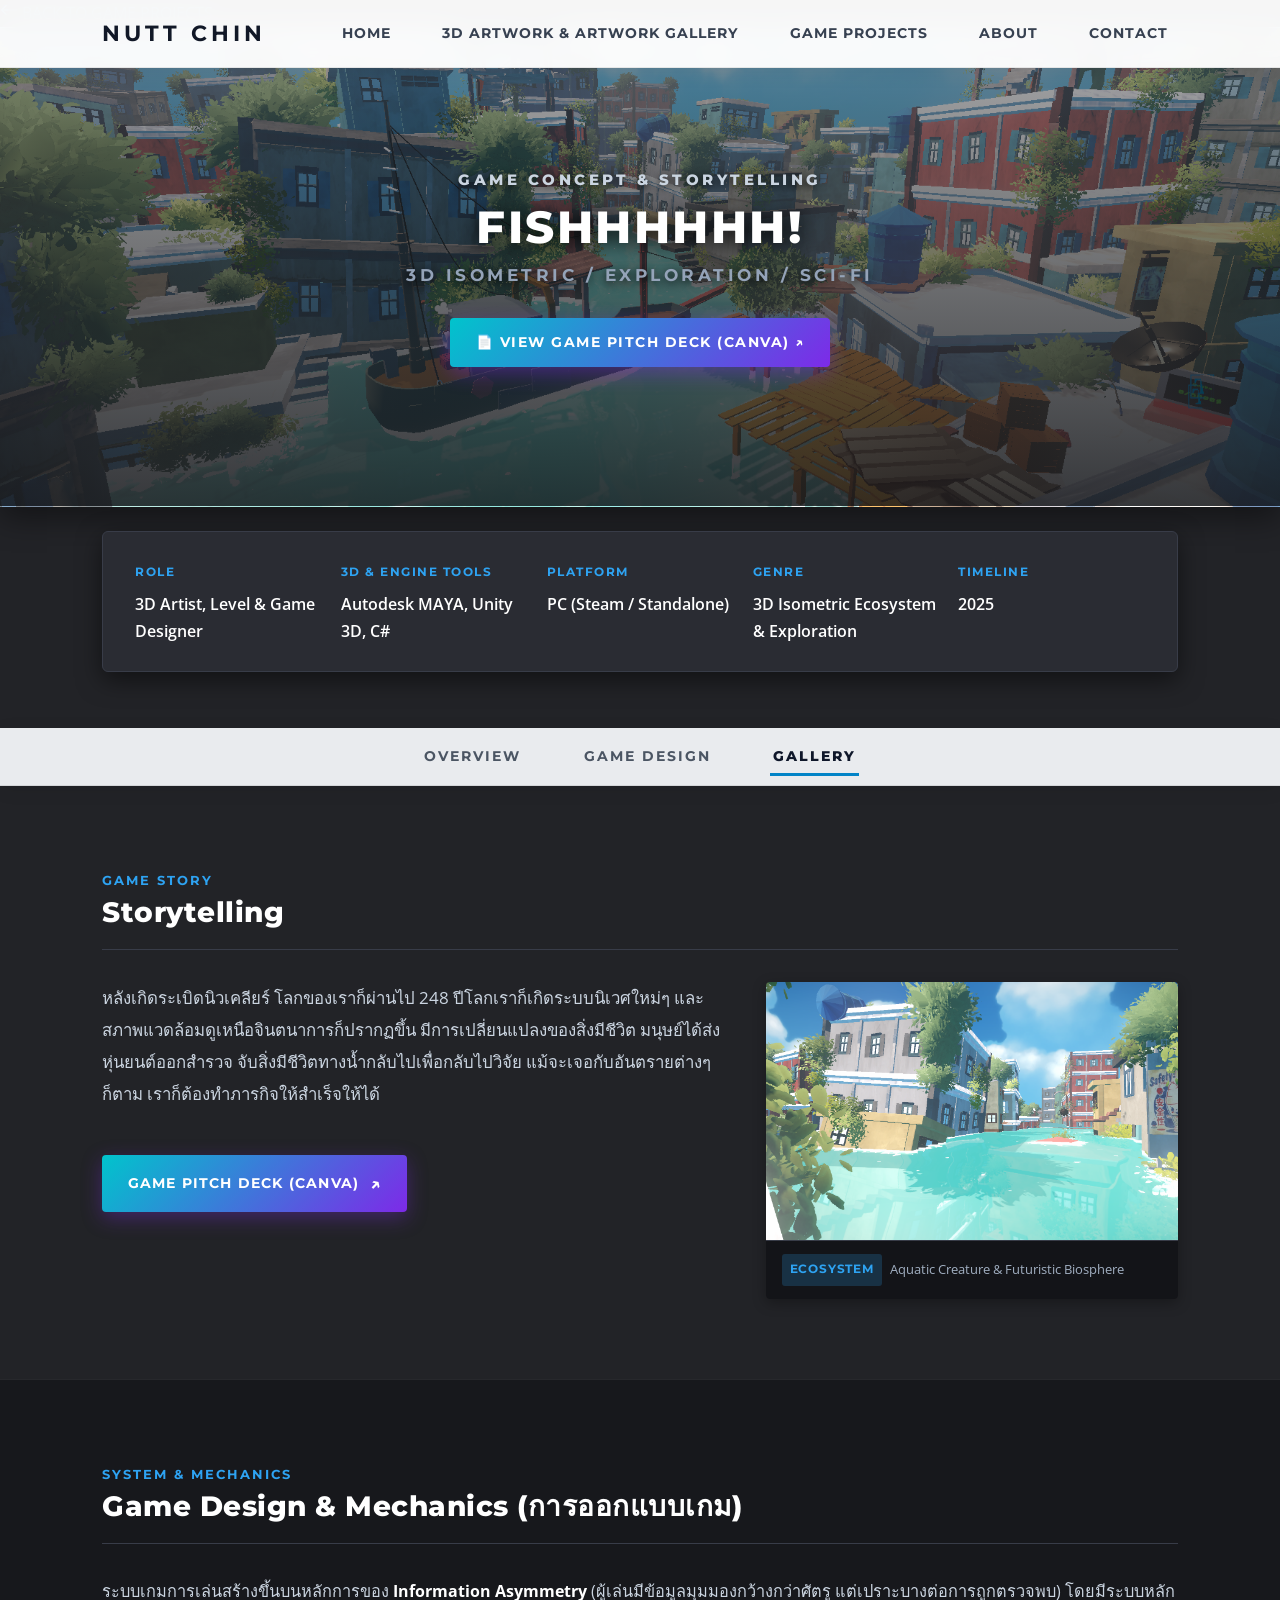
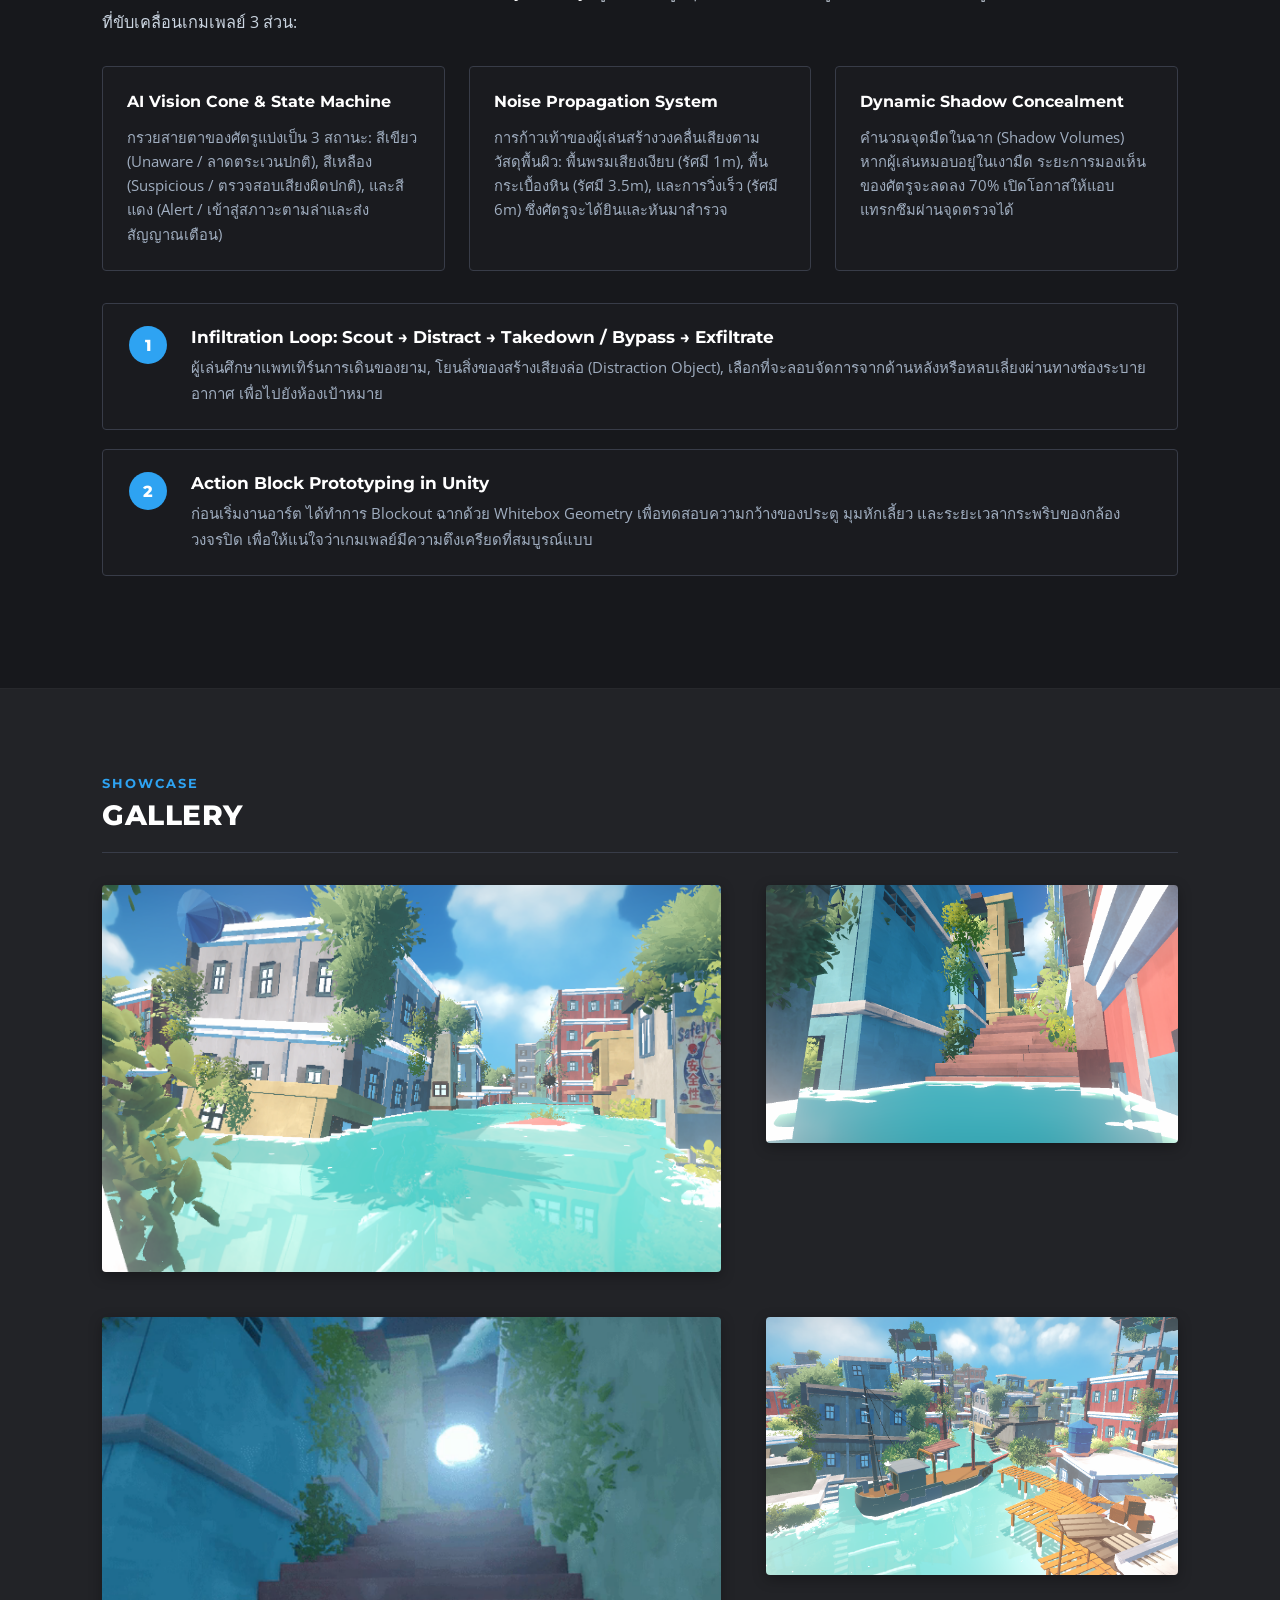
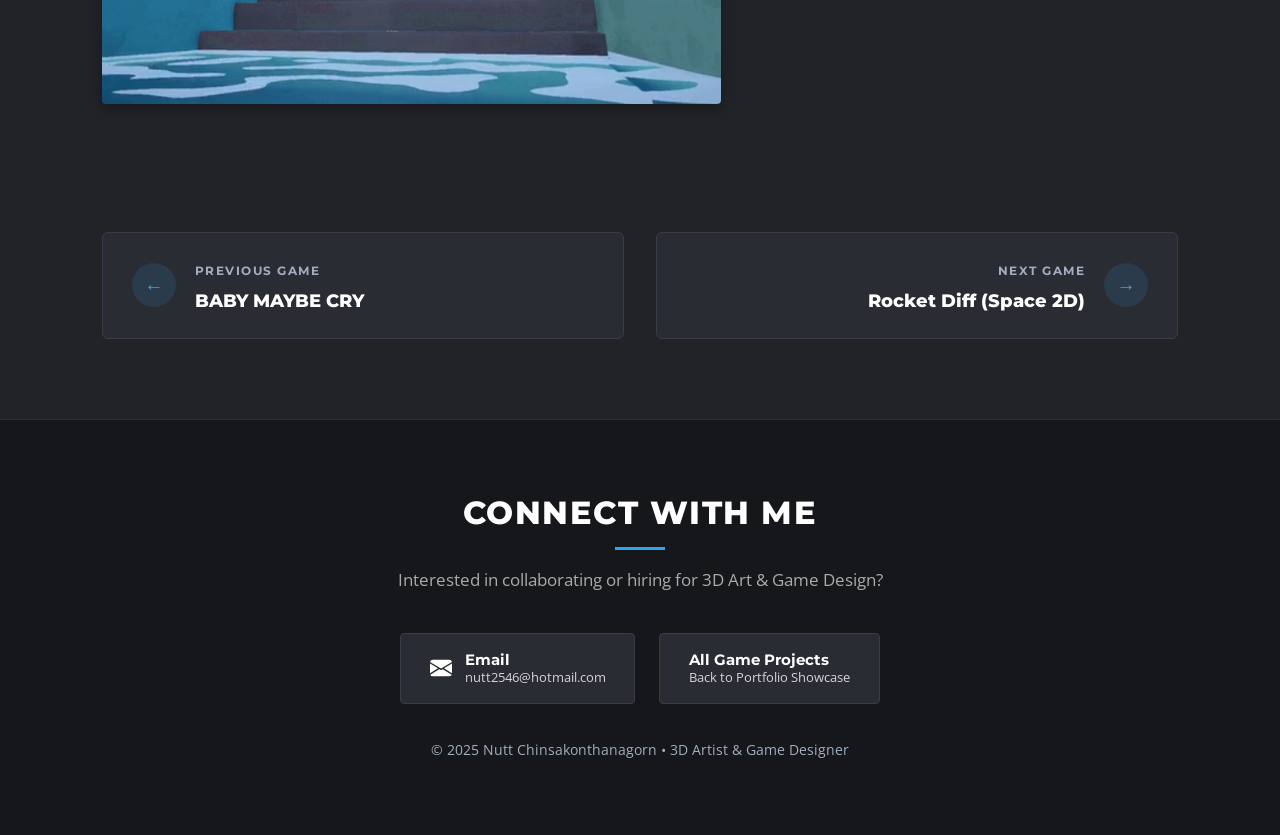
<file: game-fishhhhhh.html>
<!DOCTYPE html>
<html lang="en">

<head>
    <meta charset="UTF-8">
    <meta name="viewport" content="width=device-width, initial-scale=1.0">
    <title>FISHHHHHH! | NUTT CHIN</title>
    <link rel="stylesheet" href="styles.css">
</head>

<body>

    <!-- Navigation Bar -->
    <nav class="navtabbar">
        <div class="nav-brand"><a href="index.html" style="color: inherit;">NUTT CHIN</a></div>
        <div class="menu-toggle" id="menu-toggle" aria-label="Toggle navigation menu">
            <span></span>
            <span></span>
            <span></span>
        </div>
        <ul class="nav-menu" id="nav-menu">
            <li><a href="index.html#home">HOME</a></li>
            <li><a href="index.html#artwork3d">3D ARTWORK & ARTWORK GALLERY</a></li>
            <li><a href="index.html#gameproject" class="active-link">GAME PROJECTS</a></li>
            <li><a href="index.html#content-creator">ABOUT</a></li>
            <li><a href="index.html#contact">CONTACT</a></li>
        </ul>
    </nav>

    <!-- Back to Projects Bar -->
    <div class="back-bar-container">
        <a href="index.html#gameproject" class="back-to-portfolio-btn">
            <svg xmlns="http://www.w3.org/2000/svg" width="18" height="18" fill="currentColor" viewBox="0 0 16 16">
                <path fill-rule="evenodd"
                    d="M15 8a.5.5 0 0 0-.5-.5H2.707l3.147-3.146a.5.5 0 1 0-.708-.708l-4 4a.5.5 0 0 0 0 .708l4 4a.5.5 0 0 0 .708-.708L2.707 8.5H14.5A.5.5 0 0 0 15 8z" />
            </svg>
            BACK TO GAME PROJECTS
        </a>
    </div>

    <!-- Game Showcase Hero Banner -->
    <header class="game-hero-banner" style="background-image: url('PIC%20FISHHHHHH!/banner1.png');">
        <div class="game-hero-banner-overlay"></div>
        <div class="game-hero-overlay-content">
            <span class="game-role-badge">GAME CONCEPT & STORYTELLING</span>
            <h1 class="game-title-main">FISHHHHHH!</h1>
            <div class="game-year-range">3D ISOMETRIC / EXPLORATION / SCI-FI</div>
            <div style="display: flex; gap: 0.85rem; justify-content: center; flex-wrap: wrap; margin-top: 0.8rem;">
                <a href="https://canva.link/b7a7tm4s97tld6i" target="_blank" rel="noopener noreferrer" class="game-hero-gdd-btn">
                    📄 VIEW GAME PITCH DECK (CANVA) ↗
                </a>
            </div>
        </div>
    </header>

    <!-- Metadata Specs Pill Bar -->
    <div class="game-meta-specs-container">
        <div class="game-meta-specs-grid">
            <div class="spec-item">
                <span class="spec-label">Role</span>
                <span class="spec-value">3D Artist, Level & Game Designer</span>
            </div>
            <div class="spec-item">
                <span class="spec-label">3D & Engine Tools</span>
                <span class="spec-value">Autodesk MAYA, Unity 3D, C#</span>
            </div>
            <div class="spec-item">
                <span class="spec-label">Platform</span>
                <span class="spec-value">PC (Steam / Standalone)</span>
            </div>
            <div class="spec-item">
                <span class="spec-label">Genre</span>
                <span class="spec-value">3D Isometric Ecosystem & Exploration</span>
            </div>
            <div class="spec-item">
                <span class="spec-label">Timeline</span>
                <span class="spec-value">2025</span>
            </div>
        </div>
    </div>

    <!-- Sticky In-Page Navigation Bar -->
    <nav class="game-page-subnav" aria-label="Project Sub Navigation">
        <div class="subnav-container">
            <ul class="subnav-links">
                <li><a href="#overview" class="active">OVERVIEW</a></li>
                <li><a href="#game-design">GAME DESIGN</a></li>
                <li><a href="#gallery">GALLERY</a></li>
            </ul>
        </div>
    </nav>

    <!-- Deep Dive Main Content Area -->
    <main class="detail-content-area">

        <!-- ================= SECTION 0: OVERVIEW ================= -->
        <section class="deepdive-section" id="overview">
            <div class="deepdive-container">
                <div class="deepdive-header">
                    <div class="deepdive-title-group">
                        <span class="deepdive-subtitle">GAME STORY</span>
                        <h2 class="deepdive-title">Storytelling</h2>
                    </div>
                </div>

                <div class="deepdive-grid">
                    <div class="deepdive-text">
                        <p style="font-size: 1.05rem; line-height: 1.9;">
                            หลังเกิดระเบิดนิวเคลียร์ โลกของเราก็ผ่านไป 248 ปีโลกเราก็เกิดระบบนิเวศใหม่ๆ และสภาพแวดล้อมดูเหนือจินตนาการก็ปรากฏขึ้น มีการเปลี่ยนแปลงของสิ่งมีชีวิต มนุษย์ได้ส่งหุ่นยนต์ออกสำรวจ จับสิ่งมีชีวิตทางน้ำกลับไปเพื่อกลับไปวิจัย แม้จะเจอกับอันตรายต่างๆ ก็ตาม เราก็ต้องทำภารกิจให้สำเร็จให้ได้
                        </p>
                        <div style="margin-top: 1.4rem;">
                            <a href="https://canva.link/b7a7tm4s97tld6i" target="_blank" rel="noopener noreferrer"
                                class="game-case-study-btn"
                                style="background: linear-gradient(135deg, #00c4cc 0%, #7d2ae8 100%); box-shadow: 0 6px 20px rgba(125, 42, 232, 0.35); display: inline-flex;">
                                Game Pitch Deck (Canva) <span class="btn-arrow">↗</span>
                            </a>
                        </div>
                    </div>

                    <div class="deepdive-media-col">
                        <div class="deepdive-media-card">
                            <img src="PIC%20FISHHHHHH!/pic2.png" alt="FISHHHHHH! Aquatic Life & Environment">
                            <div class="media-caption">
                                <span class="badge">ECOSYSTEM</span>
                                <span>Aquatic Creature & Futuristic Biosphere</span>
                            </div>
                        </div>
                    </div>
                </div>
            </div>
        </section>

        <!-- ================= SECTION 1: GAME DESIGN ================= -->
        <section class="deepdive-section" id="game-design">
            <div class="deepdive-container">
                <div class="deepdive-header">
                    <div class="deepdive-title-group">
                        <span class="deepdive-subtitle">SYSTEM & MECHANICS</span>
                        <h2 class="deepdive-title">Game Design & Mechanics (การออกแบบเกม)</h2>
                    </div>
                </div>

                <div class="deepdive-text">
                    <p>
                        ระบบเกมการเล่นสร้างขึ้นบนหลักการของ <strong>Information Asymmetry</strong>
                        (ผู้เล่นมีข้อมูลมุมมองกว้างกว่าศัตรู แต่เปราะบางต่อการถูกตรวจพบ)
                        โดยมีระบบหลักที่ขับเคลื่อนเกมเพลย์ 3 ส่วน:
                    </p>
                </div>

                <div class="tech-cards-grid">
                    <div class="tech-feature-card">
                        <div class="tech-card-header">
                            <h3 class="tech-card-title">AI Vision Cone & State Machine</h3>
                        </div>
                        <p class="tech-card-desc">
                            กรวยสายตาของศัตรูแบ่งเป็น 3 สถานะ: สีเขียว (Unaware / ลาดตระเวนปกติ), สีเหลือง (Suspicious /
                            ตรวจสอบเสียงผิดปกติ), และสีแดง (Alert / เข้าสู่สภาวะตามล่าและส่งสัญญาณเตือน)
                        </p>
                    </div>

                    <div class="tech-feature-card">
                        <div class="tech-card-header">
                            <h3 class="tech-card-title">Noise Propagation System</h3>
                        </div>
                        <p class="tech-card-desc">
                            การก้าวเท้าของผู้เล่นสร้างวงคลื่นเสียงตามวัสดุพื้นผิว: พื้นพรมเสียงเงียบ (รัศมี 1m),
                            พื้นกระเบื้องหิน (รัศมี 3.5m), และการวิ่งเร็ว (รัศมี 6m) ซึ่งศัตรูจะได้ยินและหันมาสำรวจ
                        </p>
                    </div>

                    <div class="tech-feature-card">
                        <div class="tech-card-header">
                            <h3 class="tech-card-title">Dynamic Shadow Concealment</h3>
                        </div>
                        <p class="tech-card-desc">
                            คำนวณจุดมืดในฉาก (Shadow Volumes) หากผู้เล่นหมอบอยู่ในเงามืด ระยะการมองเห็นของศัตรูจะลดลง
                            70% เปิดโอกาสให้แอบแทรกซึมผ่านจุดตรวจได้
                        </p>
                    </div>
                </div>

                <div class="process-steps-container">
                    <div class="process-step-item">
                        <div class="process-step-num">1</div>
                        <div class="process-step-content">
                            <h4 class="process-step-title">Infiltration Loop: Scout → Distract → Takedown / Bypass →
                                Exfiltrate</h4>
                            <p class="process-step-desc">
                                ผู้เล่นศึกษาแพทเทิร์นการเดินของยาม, โยนสิ่งของสร้างเสียงล่อ (Distraction Object),
                                เลือกที่จะลอบจัดการจากด้านหลังหรือหลบเลี่ยงผ่านทางช่องระบายอากาศ เพื่อไปยังห้องเป้าหมาย
                            </p>
                        </div>
                    </div>

                    <div class="process-step-item">
                        <div class="process-step-num">2</div>
                        <div class="process-step-content">
                            <h4 class="process-step-title">Action Block Prototyping in Unity</h4>
                            <p class="process-step-desc">
                                ก่อนเริ่มงานอาร์ต ได้ทำการ Blockout ฉากด้วย Whitebox Geometry
                                เพื่อทดสอบความกว้างของประตู มุมหักเลี้ยว และระยะเวลากระพริบของกล้องวงจรปิด
                                เพื่อให้แน่ใจว่าเกมเพลย์มีความตึงเครียดที่สมบูรณ์แบบ
                            </p>
                        </div>
                    </div>
                </div>
            </div>
        </section>

        <!-- ================= SECTION 4: GALLERY ================= -->
        <section class="deepdive-section" id="gallery">
            <div class="deepdive-container">
                <div class="deepdive-header">
                    <div class="deepdive-title-group">
                        <span class="deepdive-subtitle">SHOWCASE</span>
                        <h2 class="deepdive-title">GALLERY</h2>
                    </div>
                </div>

                <div class="deepdive-grid">
                    <div class="deepdive-media-card">
                        <img src="PIC%20FISHHHHHH!/pic2.png" alt="FISHHHHHH! Visual Showcase 1">
                    </div>
                    <div class="deepdive-media-card">
                        <img src="PIC%20FISHHHHHH!/pic3.png" alt="FISHHHHHH! Robot Exploration & Ecosystem">
                    </div>
                    <div class="deepdive-media-card">
                        <img src="PIC%20FISHHHHHH!/Screenshot%202026-09-26%20031554.png" alt="FISHHHHHH! Screenshot">
                    </div>
                    <div class="deepdive-media-card">
                        <img src="PIC%20FISHHHHHH!/banner1.png" alt="FISHHHHHH! Key Visual">
                    </div>
                </div>
            </div>
        </section>

    </main>

    <!-- Project Next / Previous Navigation Bar -->
    <aside class="project-nav-bar" aria-label="Game Project Navigation">
        <a href="game-square-clicker.html" class="project-nav-link prev-link">
            <div class="nav-arrow">←</div>
            <div class="nav-link-meta">
                <span class="nav-link-label">Previous Game</span>
                <span class="nav-link-title">BABY MAYBE CRY</span>
            </div>
        </a>
        <a href="game-rocket-diff.html" class="project-nav-link next-link">
            <div class="nav-arrow">→</div>
            <div class="nav-link-meta">
                <span class="nav-link-label">Next Game</span>
                <span class="nav-link-title">Rocket Diff (Space 2D)</span>
            </div>
        </a>
    </aside>

    <!-- Footer & Contact Section -->
    <footer class="contact-container" id="contact">
        <h3 class="section-title">CONNECT WITH ME</h3>
        <div class="title-underline"></div>
        <p class="section-subtitle">Interested in collaborating or hiring for 3D Art & Game Design?</p>

        <div class="contact-button-container">
            <a href="mailto:nutt2546@hotmail.com" class="contact-button">
                <svg xmlns="http://www.w3.org/2000/svg" width="22" height="22" fill="currentColor" viewBox="0 0 16 16">
                    <path
                        d="M.05 3.555A2 2 0 0 1 2 2h12a2 2 0 0 1 1.95 1.555L8 8.414.05 3.555zM0 4.697v7.104l5.803-3.558L0 4.697zM6.761 8.83l-6.57 4.027A2 2 0 0 0 2 14h12a2 2 0 0 0 1.808-1.144l-6.57-4.027L8 9.586l-1.239-.757zm3.436-.586L16 11.801V4.697l-5.803 3.546z" />
                </svg>
                <div class="contact-text">
                    <strong>Email</strong>
                    <span>nutt2546@hotmail.com</span>
                </div>
            </a>
            <a href="index.html#gameproject" class="contact-button">
                <div class="contact-text">
                    <strong>All Game Projects</strong>
                    <span>Back to Portfolio Showcase</span>
                </div>
            </a>
        </div>
        <p style="margin-top: 2rem; font-size: 0.85rem; color: var(--text-muted);">© 2025 Nutt Chinsakonthanagorn • 3D
            Artist & Game Designer</p>
    </footer>

    <!-- Lightbox Video Modal -->
    <div class="modal-overlay" id="lightbox-modal">
        <div class="modal-container">
            <button class="modal-close-btn" id="modal-close">&times;</button>
            <div class="modal-media-wrapper" id="modal-media"></div>
            <div class="modal-body">
                <span class="modal-category-tag" id="modal-category">GAME DEMO</span>
                <h2 class="modal-title" id="modal-title">Project Video</h2>
                <p class="modal-description" id="modal-description">Video breakdown</p>
            </div>
        </div>
    </div>

    <script src="script.js"></script>
</body>

</html>
</file>
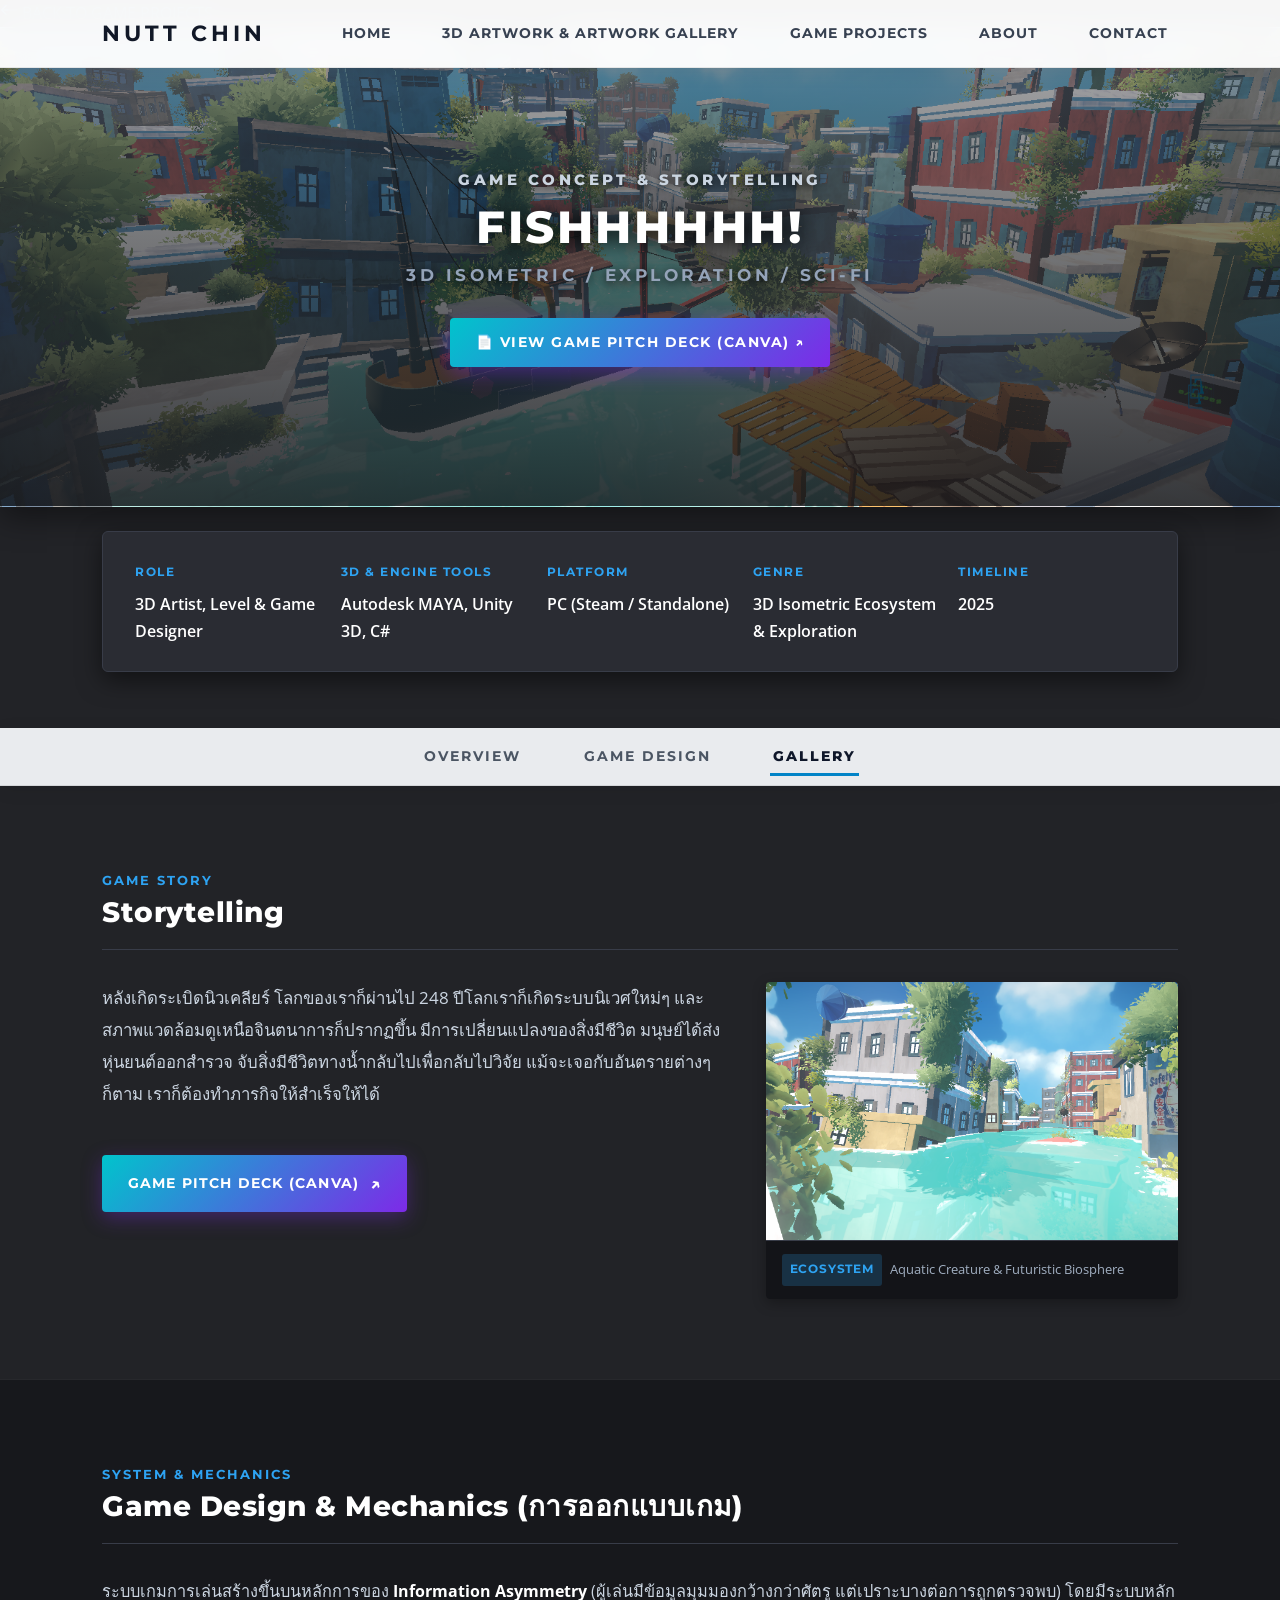
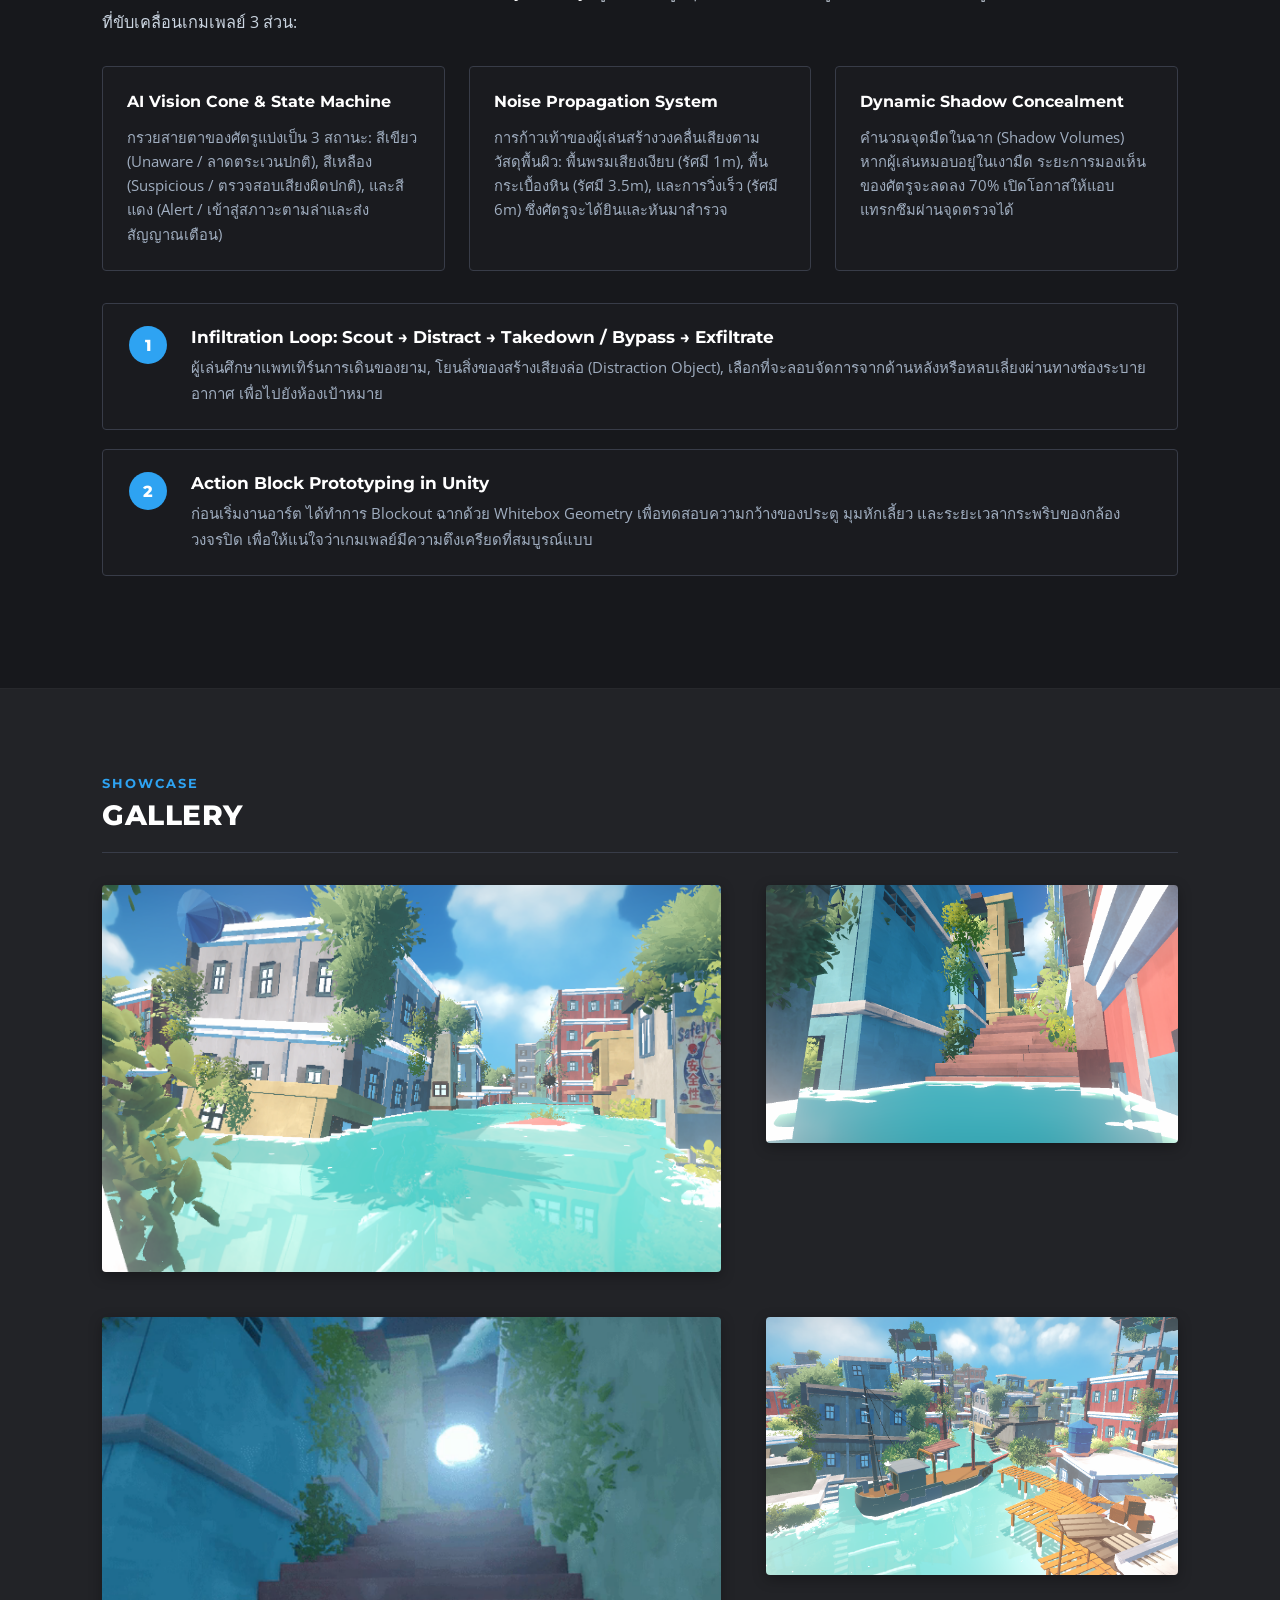
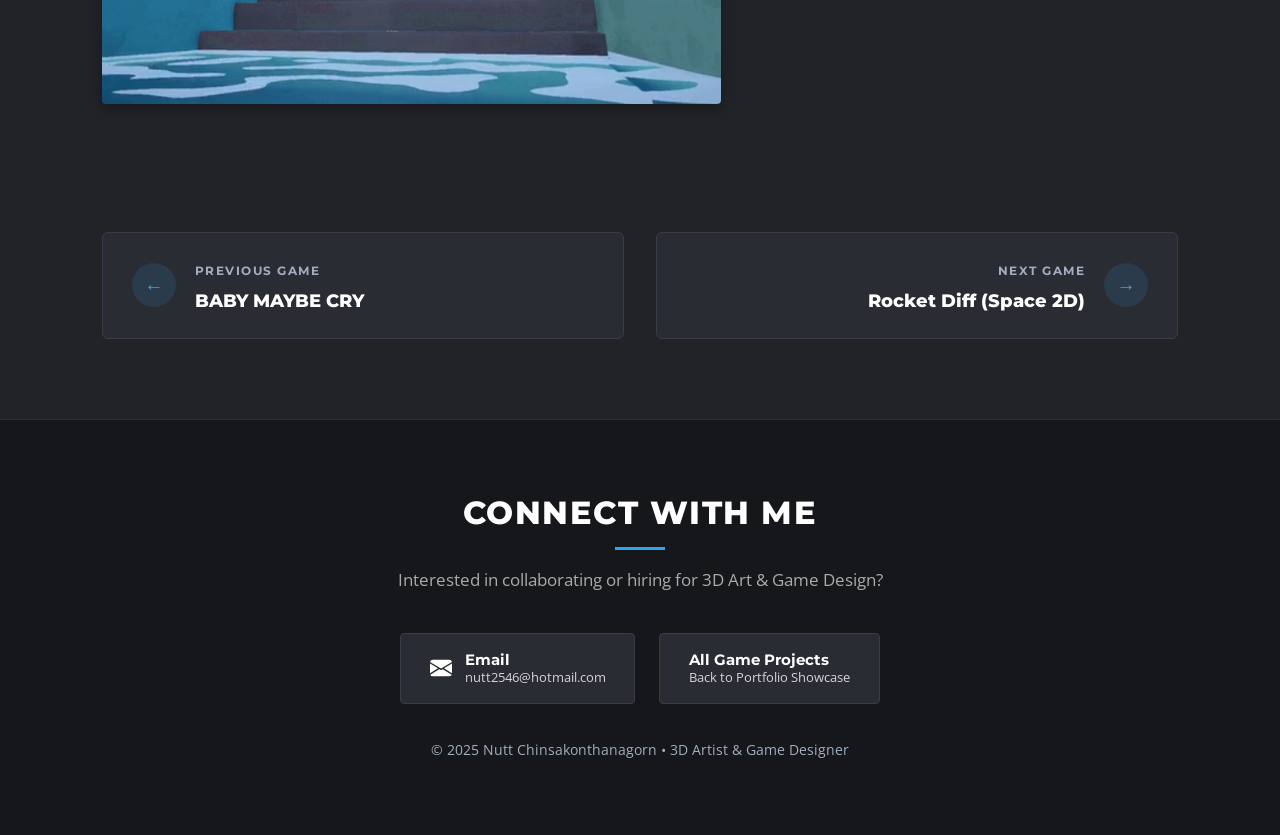
<file: game-sleight-of-hand.html>
<!DOCTYPE html>
<html lang="en">

<head>
    <meta charset="UTF-8">
    <meta name="viewport" content="width=device-width, initial-scale=1.0">
    <title>FISHHHHHH! | NUTT CHIN</title>
    <link rel="stylesheet" href="styles.css">
</head>

<body>

    <!-- Navigation Bar -->
    <nav class="navtabbar">
        <div class="nav-brand"><a href="index.html" style="color: inherit;">NUTT CHIN</a></div>
        <div class="menu-toggle" id="menu-toggle" aria-label="Toggle navigation menu">
            <span></span>
            <span></span>
            <span></span>
        </div>
        <ul class="nav-menu" id="nav-menu">
            <li><a href="index.html#home">HOME</a></li>
            <li><a href="index.html#artwork3d">3D ARTWORK & ARTWORK GALLERY</a></li>
            <li><a href="index.html#gameproject" class="active-link">GAME PROJECTS</a></li>
            <li><a href="index.html#content-creator">ABOUT</a></li>
            <li><a href="index.html#contact">CONTACT</a></li>
        </ul>
    </nav>

    <!-- Back to Projects Bar -->
    <div class="back-bar-container">
        <a href="index.html#gameproject" class="back-to-portfolio-btn">
            <svg xmlns="http://www.w3.org/2000/svg" width="18" height="18" fill="currentColor" viewBox="0 0 16 16">
                <path fill-rule="evenodd"
                    d="M15 8a.5.5 0 0 0-.5-.5H2.707l3.147-3.146a.5.5 0 1 0-.708-.708l-4 4a.5.5 0 0 0 0 .708l4 4a.5.5 0 0 0 .708-.708L2.707 8.5H14.5A.5.5 0 0 0 15 8z" />
            </svg>
            BACK TO GAME PROJECTS
        </a>
    </div>

    <!-- Game Showcase Hero Banner -->
    <header class="game-hero-banner" style="background-image: url('PIC%20FISHHHHHH!/banner1.png');">
        <div class="game-hero-banner-overlay"></div>
        <div class="game-hero-overlay-content">
            <span class="game-role-badge">GAME CONCEPT & STORYTELLING</span>
            <h1 class="game-title-main">FISHHHHHH!</h1>
            <div class="game-year-range">3D ISOMETRIC / EXPLORATION / SCI-FI</div>
            <div style="display: flex; gap: 0.85rem; justify-content: center; flex-wrap: wrap; margin-top: 0.8rem;">
                <a href="https://canva.link/b7a7tm4s97tld6i" target="_blank" rel="noopener noreferrer"
                    class="game-hero-gdd-btn">
                    📄 VIEW GAME PITCH DECK (CANVA) ↗
                </a>
            </div>
        </div>
    </header>

    <!-- Metadata Specs Pill Bar -->
    <div class="game-meta-specs-container">
        <div class="game-meta-specs-grid">
            <div class="spec-item">
                <span class="spec-label">Role</span>
                <span class="spec-value">3D Artist, Level & Game Designer</span>
            </div>
            <div class="spec-item">
                <span class="spec-label">3D & Engine Tools</span>
                <span class="spec-value">Autodesk MAYA, Unity 3D, C#</span>
            </div>
            <div class="spec-item">
                <span class="spec-label">Platform</span>
                <span class="spec-value">PC (Steam / Standalone)</span>
            </div>
            <div class="spec-item">
                <span class="spec-label">Genre</span>
                <span class="spec-value">3D Isometric Ecosystem & Exploration</span>
            </div>
            <div class="spec-item">
                <span class="spec-label">Timeline</span>
                <span class="spec-value">2025</span>
            </div>
        </div>
    </div>

    <!-- Sticky In-Page Navigation Bar -->
    <nav class="game-page-subnav" aria-label="Project Sub Navigation">
        <div class="subnav-container">
            <ul class="subnav-links">
                <li><a href="#overview" class="active">OVERVIEW</a></li>
                <li><a href="#game-design">GAME DESIGN</a></li>
                <li><a href="#gallery">GALLERY</a></li>
            </ul>
        </div>
    </nav>

    <!-- Deep Dive Main Content Area -->
    <main class="detail-content-area">

        <!-- ================= SECTION 0: OVERVIEW ================= -->
        <section class="deepdive-section" id="overview">
            <div class="deepdive-container">
                <div class="deepdive-header">
                    <div class="deepdive-title-group">
                        <span class="deepdive-subtitle">GAME STORY</span>
                        <h2 class="deepdive-title">Storytelling</h2>
                    </div>
                </div>

                <div class="deepdive-grid">
                    <div class="deepdive-text">
                        <p style="font-size: 1.05rem; line-height: 1.9;">
                            หลังเกิดระเบิดนิวเคลียร์ โลกของเราก็ผ่านไป 248 ปีโลกเราก็เกิดระบบนิเวศใหม่ๆ
                            และสภาพแวดล้อมดูเหนือจินตนาการก็ปรากฏขึ้น มีการเปลี่ยนแปลงของสิ่งมีชีวิต
                            มนุษย์ได้ส่งหุ่นยนต์ออกสำรวจ จับสิ่งมีชีวิตทางน้ำกลับไปเพื่อกลับไปวิจัย
                            แม้จะเจอกับอันตรายต่างๆ ก็ตาม เราก็ต้องทำภารกิจให้สำเร็จให้ได้
                        </p>
                        <div style="margin-top: 1.4rem;">
                            <a href="https://canva.link/b7a7tm4s97tld6i" target="_blank" rel="noopener noreferrer"
                                class="game-case-study-btn"
                                style="background: linear-gradient(135deg, #00c4cc 0%, #7d2ae8 100%); box-shadow: 0 6px 20px rgba(125, 42, 232, 0.35); display: inline-flex;">
                                Game Pitch Deck (Canva) <span class="btn-arrow">↗</span>
                            </a>
                        </div>
                    </div>

                    <div class="deepdive-media-col">
                        <div class="deepdive-media-card">
                            <img src="PIC%20FISHHHHHH!/pic2.png" alt="FISHHHHHH! Aquatic Life & Environment">
                            <div class="media-caption">
                                <span class="badge">ECOSYSTEM</span>
                                <span>Aquatic Creature & Futuristic Biosphere</span>
                            </div>
                        </div>
                    </div>
                </div>
            </div>
        </section>

        <!-- ================= SECTION 1: GAME DESIGN ================= -->
        <section class="deepdive-section" id="game-design">
            <div class="deepdive-container">
                <div class="deepdive-header">
                    <div class="deepdive-title-group">
                        <span class="deepdive-subtitle">SYSTEM & MECHANICS</span>
                        <h2 class="deepdive-title">Game Design & Mechanics (การออกแบบเกม)</h2>
                    </div>
                </div>

                <div class="deepdive-text">
                    <p>
                        ระบบเกมการเล่นสร้างขึ้นบนหลักการของ <strong>Information Asymmetry</strong>
                        (ผู้เล่นมีข้อมูลมุมมองกว้างกว่าศัตรู แต่เปราะบางต่อการถูกตรวจพบ)
                        โดยมีระบบหลักที่ขับเคลื่อนเกมเพลย์ 3 ส่วน:
                    </p>
                </div>

                <div class="tech-cards-grid">
                    <div class="tech-feature-card">
                        <div class="tech-card-header">
                            <h3 class="tech-card-title">AI Vision Cone & State Machine</h3>
                        </div>
                        <p class="tech-card-desc">
                            กรวยสายตาของศัตรูแบ่งเป็น 3 สถานะ: สีเขียว (Unaware / ลาดตระเวนปกติ), สีเหลือง (Suspicious /
                            ตรวจสอบเสียงผิดปกติ), และสีแดง (Alert / เข้าสู่สภาวะตามล่าและส่งสัญญาณเตือน)
                        </p>
                    </div>

                    <div class="tech-feature-card">
                        <div class="tech-card-header">
                            <h3 class="tech-card-title">Noise Propagation System</h3>
                        </div>
                        <p class="tech-card-desc">
                            การก้าวเท้าของผู้เล่นสร้างวงคลื่นเสียงตามวัสดุพื้นผิว: พื้นพรมเสียงเงียบ (รัศมี 1m),
                            พื้นกระเบื้องหิน (รัศมี 3.5m), และการวิ่งเร็ว (รัศมี 6m) ซึ่งศัตรูจะได้ยินและหันมาสำรวจ
                        </p>
                    </div>

                    <div class="tech-feature-card">
                        <div class="tech-card-header">
                            <h3 class="tech-card-title">Dynamic Shadow Concealment</h3>
                        </div>
                        <p class="tech-card-desc">
                            คำนวณจุดมืดในฉาก (Shadow Volumes) หากผู้เล่นหมอบอยู่ในเงามืด ระยะการมองเห็นของศัตรูจะลดลง
                            70% เปิดโอกาสให้แอบแทรกซึมผ่านจุดตรวจได้
                        </p>
                    </div>
                </div>

                <div class="process-steps-container">
                    <div class="process-step-item">
                        <div class="process-step-num">1</div>
                        <div class="process-step-content">
                            <h4 class="process-step-title">Infiltration Loop: Scout → Distract → Takedown / Bypass →
                                Exfiltrate</h4>
                            <p class="process-step-desc">
                                ผู้เล่นศึกษาแพทเทิร์นการเดินของยาม, โยนสิ่งของสร้างเสียงล่อ (Distraction Object),
                                เลือกที่จะลอบจัดการจากด้านหลังหรือหลบเลี่ยงผ่านทางช่องระบายอากาศ เพื่อไปยังห้องเป้าหมาย
                            </p>
                        </div>
                    </div>

                    <div class="process-step-item">
                        <div class="process-step-num">2</div>
                        <div class="process-step-content">
                            <h4 class="process-step-title">Action Block Prototyping in Unity</h4>
                            <p class="process-step-desc">
                                ก่อนเริ่มงานอาร์ต ได้ทำการ Blockout ฉากด้วย Whitebox Geometry
                                เพื่อทดสอบความกว้างของประตู มุมหักเลี้ยว และระยะเวลากระพริบของกล้องวงจรปิด
                                เพื่อให้แน่ใจว่าเกมเพลย์มีความตึงเครียดที่สมบูรณ์แบบ
                            </p>
                        </div>
                    </div>
                </div>
            </div>
        </section>

        <!-- ================= SECTION 4: GALLERY ================= -->
        <section class="deepdive-section" id="gallery">
            <div class="deepdive-container">
                <div class="deepdive-header">
                    <div class="deepdive-title-group">
                        <span class="deepdive-subtitle">SHOWCASE</span>
                        <h2 class="deepdive-title">GALLERY</h2>
                    </div>
                </div>

                <div class="deepdive-grid">
                    <div class="deepdive-media-card">
                        <img src="PIC%20FISHHHHHH!/pic2.png" alt="FISHHHHHH! Visual Showcase 1">
                    </div>
                    <div class="deepdive-media-card">
                        <img src="PIC%20FISHHHHHH!/pic3.png" alt="FISHHHHHH! Robot Exploration & Ecosystem">
                    </div>
                    <div class="deepdive-media-card">
                        <img src="PIC%20FISHHHHHH!/Screenshot%202026-09-26%20031554.png" alt="FISHHHHHH! Screenshot">
                    </div>
                    <div class="deepdive-media-card">
                        <img src="PIC%20FISHHHHHH!/banner1.png" alt="FISHHHHHH! Key Visual">
                    </div>
                </div>
            </div>
        </section>

    </main>

    <!-- Project Next / Previous Navigation Bar -->
    <aside class="project-nav-bar" aria-label="Game Project Navigation">
        <a href="game-square-clicker.html" class="project-nav-link prev-link">
            <div class="nav-arrow">←</div>
            <div class="nav-link-meta">
                <span class="nav-link-label">Previous Game</span>
                <span class="nav-link-title">BABY MAYBE CRY</span>
            </div>
        </a>
        <a href="game-rocket-diff.html" class="project-nav-link next-link">
            <div class="nav-arrow">→</div>
            <div class="nav-link-meta">
                <span class="nav-link-label">Next Game</span>
                <span class="nav-link-title">Rocket Diff (Space 2D)</span>
            </div>
        </a>
    </aside>

    <!-- Footer & Contact Section -->
    <footer class="contact-container" id="contact">
        <h3 class="section-title">CONNECT WITH ME</h3>
        <div class="title-underline"></div>
        <p class="section-subtitle">Interested in collaborating or hiring for 3D Art & Game Design?</p>

        <div class="contact-button-container">
            <a href="mailto:nutt2546@hotmail.com" class="contact-button">
                <svg xmlns="http://www.w3.org/2000/svg" width="22" height="22" fill="currentColor" viewBox="0 0 16 16">
                    <path
                        d="M.05 3.555A2 2 0 0 1 2 2h12a2 2 0 0 1 1.95 1.555L8 8.414.05 3.555zM0 4.697v7.104l5.803-3.558L0 4.697zM6.761 8.83l-6.57 4.027A2 2 0 0 0 2 14h12a2 2 0 0 0 1.808-1.144l-6.57-4.027L8 9.586l-1.239-.757zm3.436-.586L16 11.801V4.697l-5.803 3.546z" />
                </svg>
                <div class="contact-text">
                    <strong>Email</strong>
                    <span>nutt2546@hotmail.com</span>
                </div>
            </a>
            <a href="index.html#gameproject" class="contact-button">
                <div class="contact-text">
                    <strong>All Game Projects</strong>
                    <span>Back to Portfolio Showcase</span>
                </div>
            </a>
        </div>
        <p style="margin-top: 2rem; font-size: 0.85rem; color: var(--text-muted);">© 2025 Nutt Chinsakonthanagorn • 3D
            Artist & Game Designer</p>
    </footer>

    <!-- Lightbox Video Modal -->
    <div class="modal-overlay" id="lightbox-modal">
        <div class="modal-container">
            <button class="modal-close-btn" id="modal-close">&times;</button>
            <div class="modal-media-wrapper" id="modal-media"></div>
            <div class="modal-body">
                <span class="modal-category-tag" id="modal-category">GAME DEMO</span>
                <h2 class="modal-title" id="modal-title">Project Video</h2>
                <p class="modal-description" id="modal-description">Video breakdown</p>
            </div>
        </div>
    </div>

    <script src="script.js"></script>
</body>

</html>
</file>
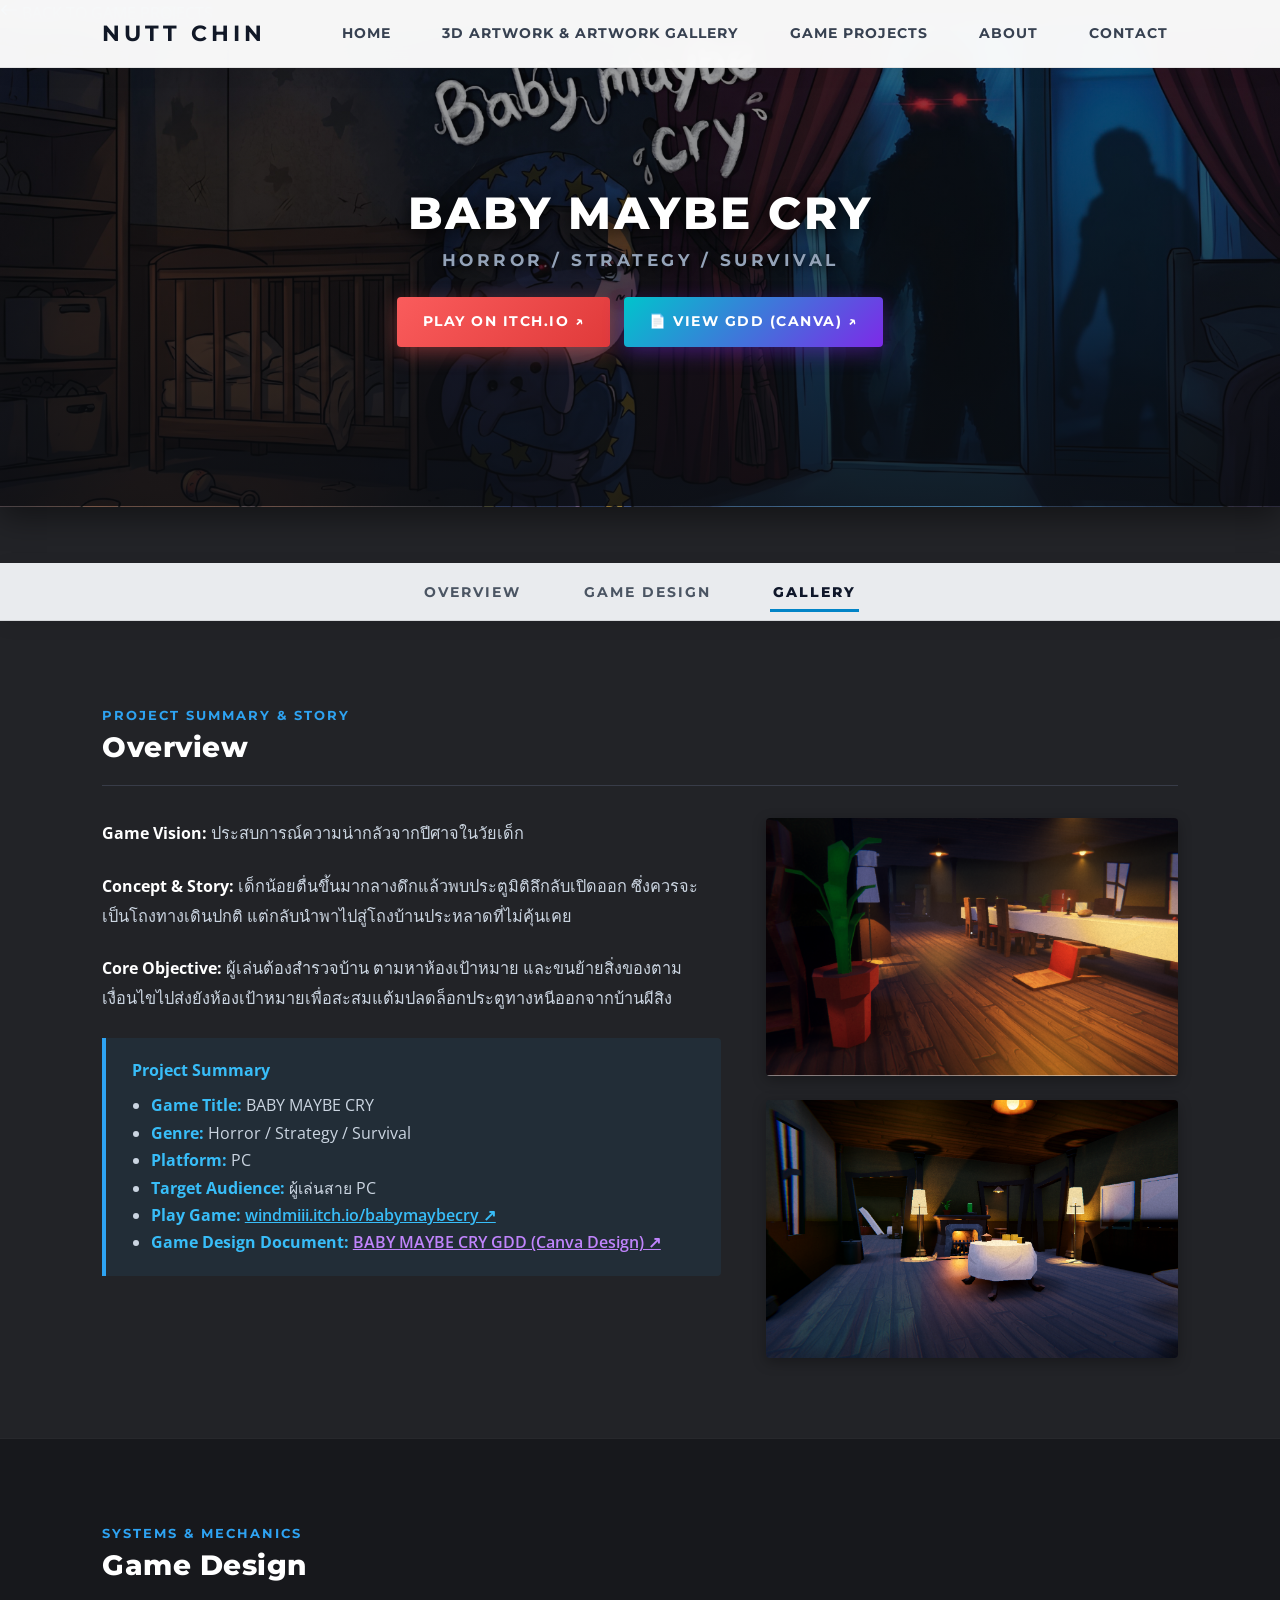
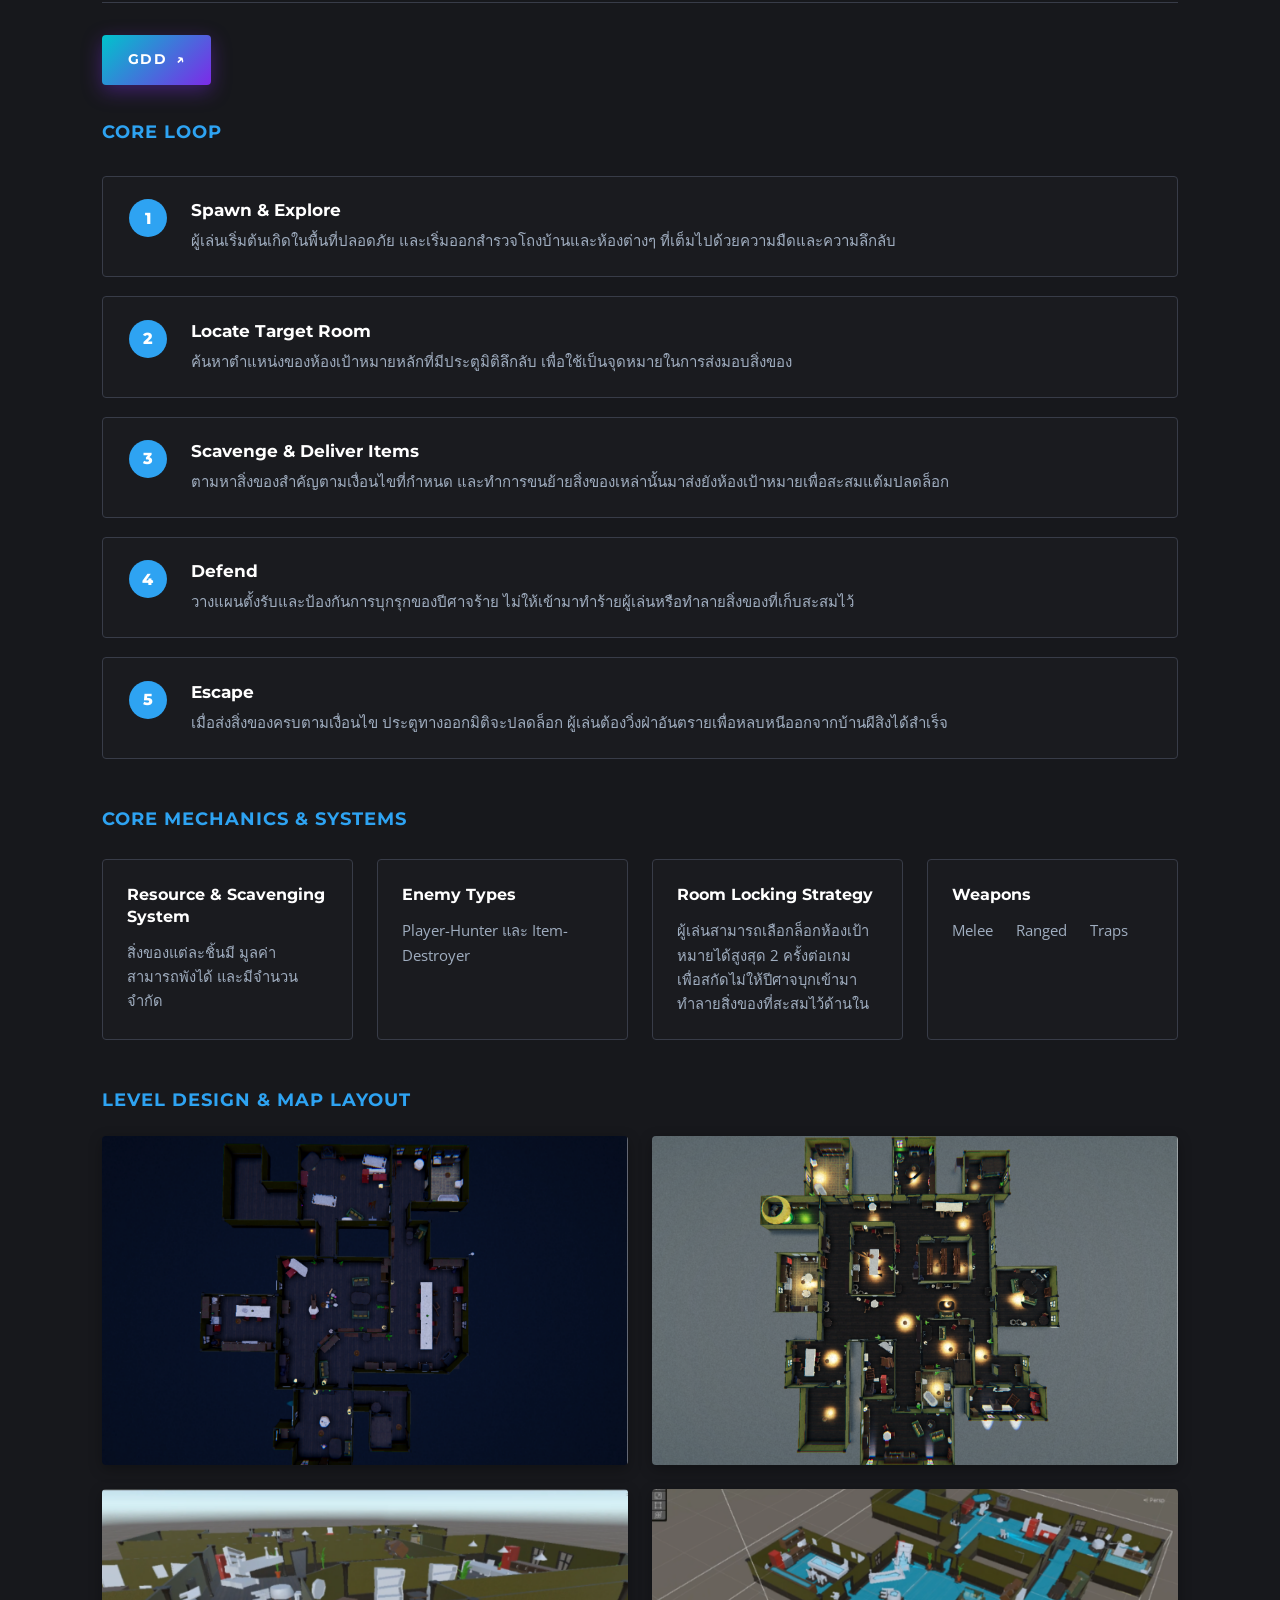
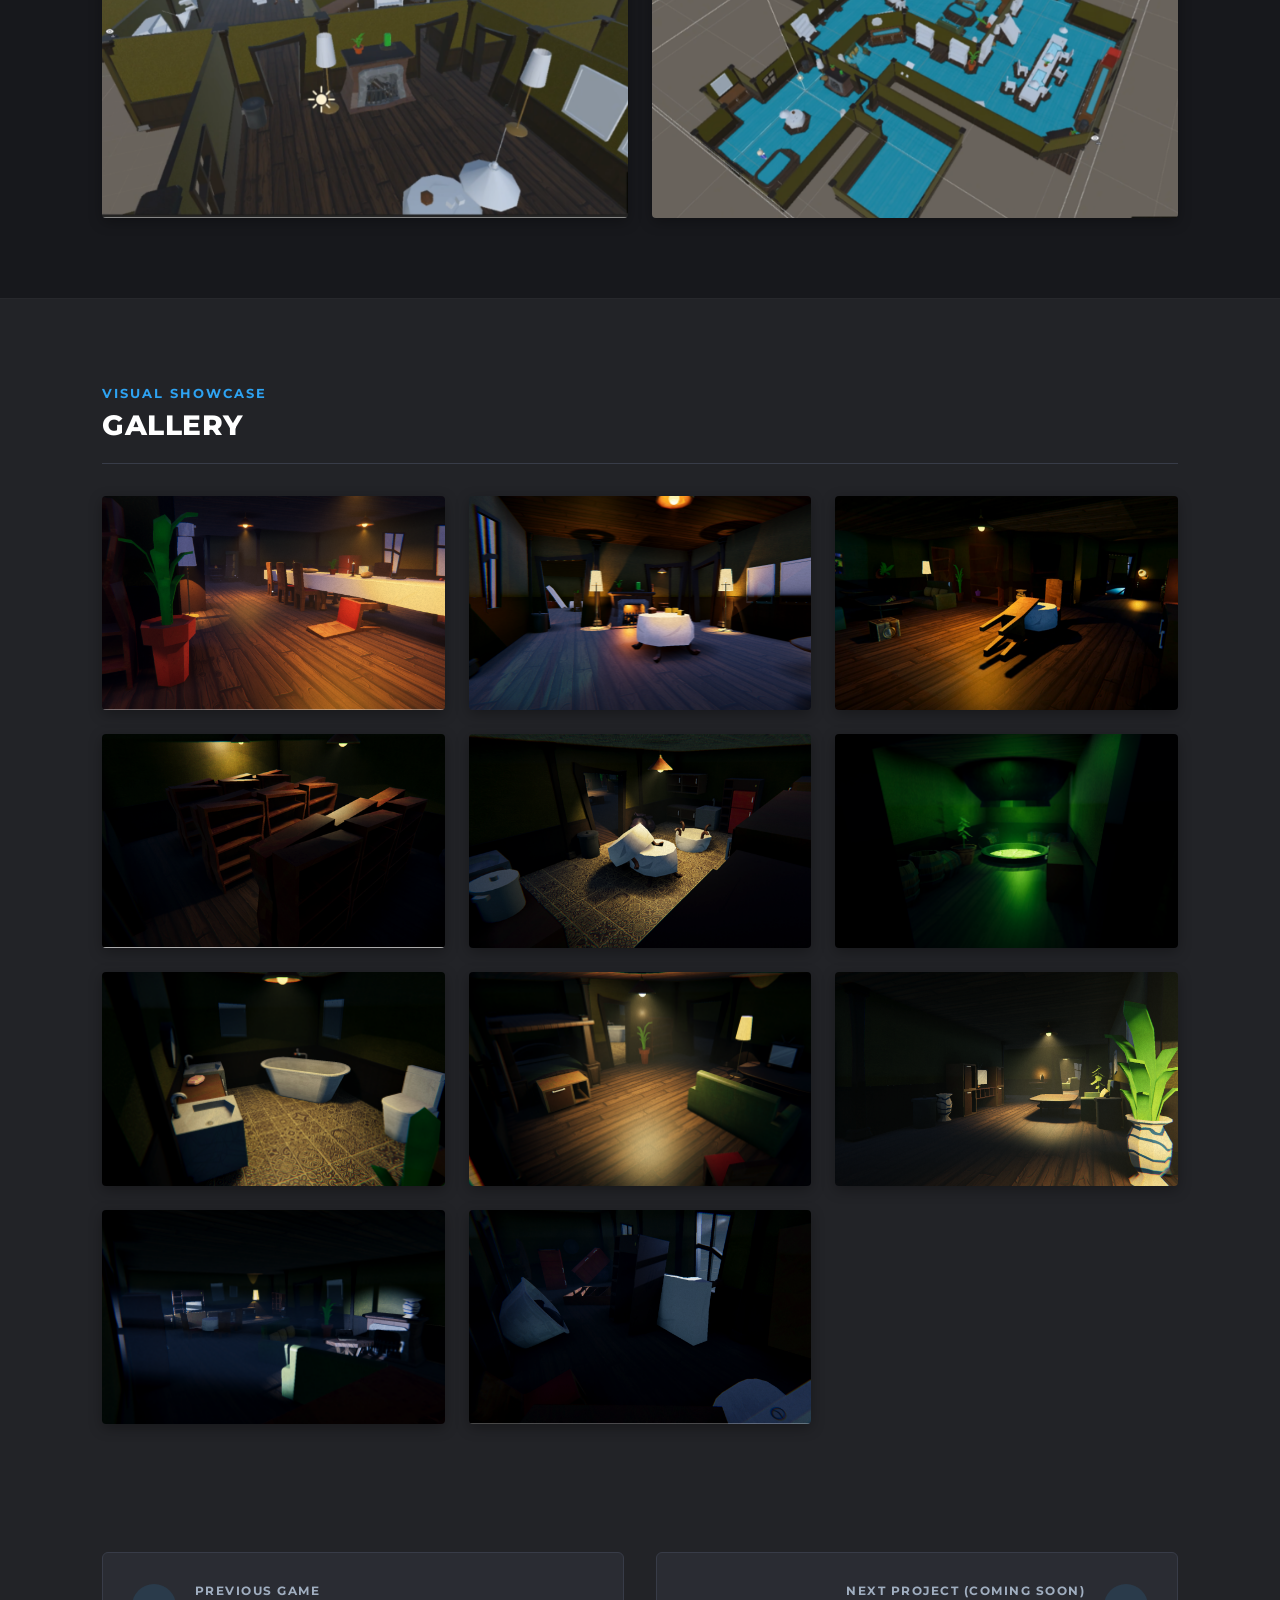
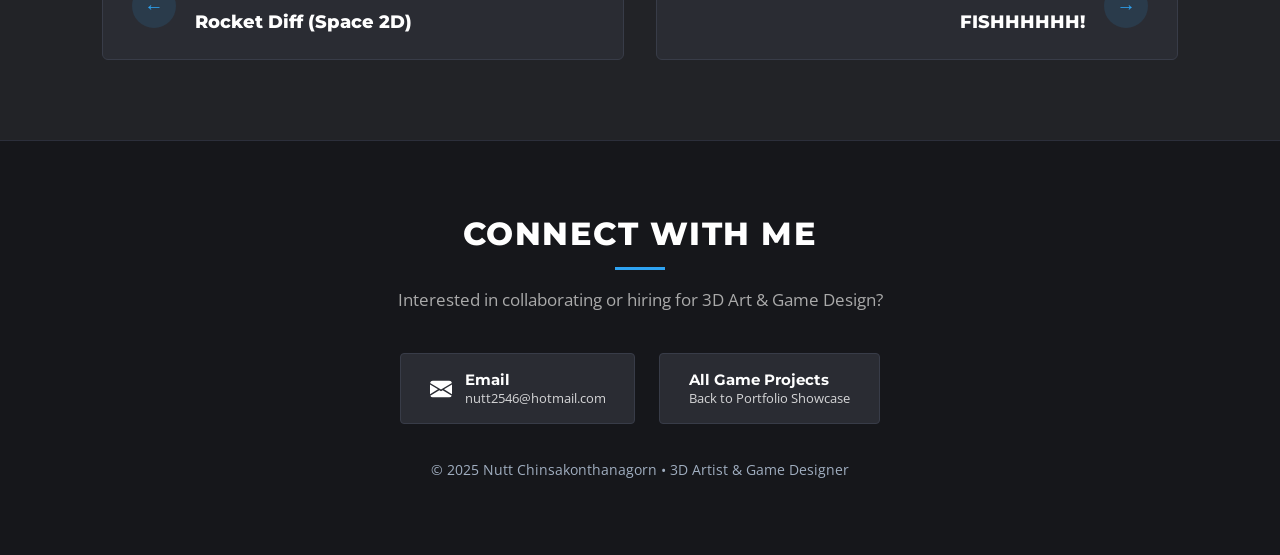
<file: game-square-clicker.html>
<!DOCTYPE html>
<html lang="en">
<head>
    <meta charset="UTF-8">
    <meta name="viewport" content="width=device-width, initial-scale=1.0">
    <title>BABY MAYBE CRY - Game Design & 3D Environment Case Study | NUTT CHIN</title>
    <link rel="stylesheet" href="styles.css">
</head>
<body>

    <!-- Navigation Bar -->
    <nav class="navtabbar">
        <div class="nav-brand"><a href="index.html" style="color: inherit;">NUTT CHIN</a></div>
        <div class="menu-toggle" id="menu-toggle" aria-label="Toggle navigation menu">
            <span></span>
            <span></span>
            <span></span>
        </div>
        <ul class="nav-menu" id="nav-menu">
            <li><a href="index.html#home">HOME</a></li>
            <li><a href="index.html#artwork3d">3D ARTWORK & ARTWORK GALLERY</a></li>
            <li><a href="index.html#gameproject" class="active-link">GAME PROJECTS</a></li>
            <li><a href="index.html#content-creator">ABOUT</a></li>
            <li><a href="index.html#contact">CONTACT</a></li>
        </ul>
    </nav>

    <!-- Back to Projects Bar -->
    <div class="back-bar-container">
        <a href="index.html#gameproject" class="back-to-portfolio-btn">
            <svg xmlns="http://www.w3.org/2000/svg" width="18" height="18" fill="currentColor" viewBox="0 0 16 16">
                <path fill-rule="evenodd" d="M15 8a.5.5 0 0 0-.5-.5H2.707l3.147-3.146a.5.5 0 1 0-.708-.708l-4 4a.5.5 0 0 0 0 .708l4 4a.5.5 0 0 0 .708-.708L2.707 8.5H14.5A.5.5 0 0 0 15 8z"/>
            </svg>
            BACK TO GAME PROJECTS
        </a>
    </div>

    <!-- Game Showcase Hero Banner -->
    <header class="game-hero-banner" style="background-image: url('PIC%20BABY/BABY%20cover2.png');">
        <div class="game-hero-banner-overlay"></div>
        <div class="game-hero-overlay-content">
            <h1 class="game-title-main">BABY MAYBE CRY</h1>
            <div class="game-year-range">HORROR / STRATEGY / SURVIVAL</div>
            <div style="display: flex; gap: 0.85rem; justify-content: center; flex-wrap: wrap; margin-top: 0.4rem;">
                <a href="https://windmiii.itch.io/babymaybecry" target="_blank" rel="noopener noreferrer" class="game-hero-play-btn">
                    PLAY ON ITCH.IO ↗
                </a>
                <a href="https://www.canva.com/design/DAG5h5H7078/9ihpSSWuqfX7LWniyg45Aw/edit" target="_blank" rel="noopener noreferrer" class="game-hero-gdd-btn">
                    📄 VIEW GDD (CANVA) ↗
                </a>
            </div>
        </div>
    </header>

    <!-- Sticky In-Page Navigation Bar (3 Sections Only) -->
    <nav class="game-page-subnav" aria-label="Project Sub Navigation">
        <div class="subnav-container">
            <ul class="subnav-links">
                <li><a href="#overview" class="active">OVERVIEW</a></li>
                <li><a href="#game-design">GAME DESIGN</a></li>
                <li><a href="#gallery">GALLERY</a></li>
            </ul>
        </div>
    </nav>

    <!-- Deep Dive Main Content Area -->
    <main class="detail-content-area">

        <!-- ================= SECTION 1: OVERVIEW ================= -->
        <section class="deepdive-section" id="overview">
            <div class="deepdive-container">
                <div class="deepdive-header">
                    <div class="deepdive-title-group">
                        <span class="deepdive-subtitle">PROJECT SUMMARY & STORY</span>
                        <h2 class="deepdive-title">Overview</h2>
                    </div>
                </div>

                <div class="deepdive-grid">
                    <div class="deepdive-text">
                        <p>
                            <strong>Game Vision:</strong> ประสบการณ์ความน่ากลัวจากปีศาจในวัยเด็ก
                        </p>

                        <p>
                            <strong>Concept & Story:</strong> เด็กน้อยตื่นขึ้นมากลางดึกแล้วพบประตูมิติลึกลับเปิดออก ซึ่งควรจะเป็นโถงทางเดินปกติ แต่กลับนำพาไปสู่โถงบ้านประหลาดที่ไม่คุ้นเคย
                        </p>

                        <p>
                            <strong>Core Objective:</strong> ผู้เล่นต้องสำรวจบ้าน ตามหาห้องเป้าหมาย และขนย้ายสิ่งของตามเงื่อนไขไปส่งยังห้องเป้าหมายเพื่อสะสมแต้มปลดล็อกประตูทางหนีออกจากบ้านผีสิง
                        </p>

                        <div class="detail-callout" style="margin-top: 1.5rem; margin-bottom: 0;">
                            <strong>Project Summary</strong>
                            <ul style="margin: 0.5rem 0 0 1.2rem; padding: 0;">
                                <li><strong>Game Title:</strong> BABY MAYBE CRY</li>
                                <li><strong>Genre:</strong> Horror / Strategy / Survival</li>
                                <li><strong>Platform:</strong> PC</li>
                                <li><strong>Target Audience:</strong> ผู้เล่นสาย PC</li>
                                <li><strong>Play Game:</strong> <a href="https://windmiii.itch.io/babymaybecry" target="_blank" rel="noopener noreferrer" style="color: #38bdf8; text-decoration: underline; font-weight: 600;">windmiii.itch.io/babymaybecry ↗</a></li>
                                <li><strong>Game Design Document:</strong> <a href="https://www.canva.com/design/DAG5h5H7078/9ihpSSWuqfX7LWniyg45Aw/edit" target="_blank" rel="noopener noreferrer" style="color: #c084fc; text-decoration: underline; font-weight: 600;">BABY MAYBE CRY GDD (Canva Design) ↗</a></li>
                            </ul>
                        </div>
                    </div>

                    <div class="deepdive-media-col">
                        <div class="deepdive-media-card">
                            <img src="PIC%20BABY/ROOM%201.png" alt="Baby Maybe Cry Room 1 Dining Hall Scene">
                        </div>
                        <div class="deepdive-media-card">
                            <img src="PIC%20BABY/ROOM2.png" alt="Baby Maybe Cry Living Room Scene">
                        </div>
                    </div>
                </div>
            </div>
        </section>

        <!-- ================= SECTION 2: GAME DESIGN ================= -->
        <section class="deepdive-section" id="game-design">
            <div class="deepdive-container">
                <div class="deepdive-header">
                    <div class="deepdive-title-group">
                        <span class="deepdive-subtitle">SYSTEMS & MECHANICS</span>
                        <h2 class="deepdive-title">Game Design</h2>
                    </div>
                </div>

                <!-- Documents Link Button -->
                <div style="margin-bottom: 2.2rem;">
                    <a href="https://www.canva.com/design/DAG5h5H7078/9ihpSSWuqfX7LWniyg45Aw/edit" target="_blank" rel="noopener noreferrer" class="game-hero-gdd-btn" style="margin-top: 0;">
                        GDD <span class="btn-arrow">↗</span>
                    </a>
                </div>

                <!-- Core Loop Header & Process Flow -->
                <h3 style="color: var(--accent); font-family: var(--font-heading); font-size: 1.15rem; margin-bottom: 1.2rem; letter-spacing: 1px;">
                    CORE LOOP
                </h3>

                <div class="process-steps-container">
                    <div class="process-step-item">
                        <div class="process-step-num">1</div>
                        <div class="process-step-content">
                            <h4 class="process-step-title">Spawn & Explore</h4>
                            <p class="process-step-desc">
                                ผู้เล่นเริ่มต้นเกิดในพื้นที่ปลอดภัย และเริ่มออกสำรวจโถงบ้านและห้องต่างๆ ที่เต็มไปด้วยความมืดและความลึกลับ
                            </p>
                        </div>
                    </div>

                    <div class="process-step-item">
                        <div class="process-step-num">2</div>
                        <div class="process-step-content">
                            <h4 class="process-step-title">Locate Target Room</h4>
                            <p class="process-step-desc">
                                ค้นหาตำแหน่งของห้องเป้าหมายหลักที่มีประตูมิติลึกลับ เพื่อใช้เป็นจุดหมายในการส่งมอบสิ่งของ
                            </p>
                        </div>
                    </div>

                    <div class="process-step-item">
                        <div class="process-step-num">3</div>
                        <div class="process-step-content">
                            <h4 class="process-step-title">Scavenge & Deliver Items</h4>
                            <p class="process-step-desc">
                                ตามหาสิ่งของสำคัญตามเงื่อนไขที่กำหนด และทำการขนย้ายสิ่งของเหล่านั้นมาส่งยังห้องเป้าหมายเพื่อสะสมแต้มปลดล็อก
                            </p>
                        </div>
                    </div>

                    <div class="process-step-item">
                        <div class="process-step-num">4</div>
                        <div class="process-step-content">
                            <h4 class="process-step-title">Defend</h4>
                            <p class="process-step-desc">
                                วางแผนตั้งรับและป้องกันการบุกรุกของปีศาจร้าย ไม่ให้เข้ามาทำร้ายผู้เล่นหรือทำลายสิ่งของที่เก็บสะสมไว้
                            </p>
                        </div>
                    </div>

                    <div class="process-step-item">
                        <div class="process-step-num">5</div>
                        <div class="process-step-content">
                            <h4 class="process-step-title">Escape</h4>
                            <p class="process-step-desc">
                                เมื่อส่งสิ่งของครบตามเงื่อนไข ประตูทางออกมิติจะปลดล็อก ผู้เล่นต้องวิ่งฝ่าอันตรายเพื่อหลบหนีออกจากบ้านผีสิงได้สำเร็จ
                            </p>
                        </div>
                    </div>
                </div>

                <!-- Core Mechanics & Systems Grid -->
                <h3 style="color: var(--accent); font-family: var(--font-heading); font-size: 1.15rem; margin: 3rem 0 1.2rem; letter-spacing: 1px;">
                    CORE MECHANICS & SYSTEMS
                </h3>

                <div class="tech-cards-grid">
                    <!-- Resource & Scavenging System -->
                    <div class="tech-feature-card">
                        <div class="tech-card-header">
                            <h3 class="tech-card-title">Resource & Scavenging System</h3>
                        </div>
                        <p class="tech-card-desc">
                            สิ่งของแต่ละชิ้นมี มูลค่า สามารถพังได้ และมีจำนวนจำกัด
                        </p>
                    </div>

                    <!-- Enemy Types -->
                    <div class="tech-feature-card">
                        <div class="tech-card-header">
                            <h3 class="tech-card-title">Enemy Types</h3>
                        </div>
                        <p class="tech-card-desc">
                            Player-Hunter และ Item-Destroyer
                        </p>
                    </div>

                    <!-- Room Locking Strategy -->
                    <div class="tech-feature-card">
                        <div class="tech-card-header">
                            <h3 class="tech-card-title">Room Locking Strategy</h3>
                        </div>
                        <p class="tech-card-desc">
                            ผู้เล่นสามารถเลือกล็อกห้องเป้าหมายได้สูงสุด 2 ครั้งต่อเกม เพื่อสกัดไม่ให้ปีศาจบุกเข้ามาทำลายสิ่งของที่สะสมไว้ด้านใน
                        </p>
                    </div>

                    <!-- Weapons -->
                    <div class="tech-feature-card">
                        <div class="tech-card-header">
                            <h3 class="tech-card-title">Weapons</h3>
                        </div>
                        <p class="tech-card-desc">
                            Melee &emsp; Ranged &emsp; Traps
                        </p>
                    </div>
                </div>

                <!-- Level Design & Map Layout -->
                <h3 style="color: var(--accent); font-family: var(--font-heading); font-size: 1.15rem; margin: 3rem 0 1.2rem; letter-spacing: 1px;">
                    LEVEL DESIGN & MAP LAYOUT
                </h3>

                <div class="level-design-grid-2x2">
                    <div class="deepdive-media-card">
                        <img src="PIC%20BABY/MAP1.png" alt="Map 1 Prototype Layout">
                    </div>
                    <div class="deepdive-media-card">
                        <img src="PIC%20BABY/MAP2.png" alt="Map 2 Full House Floor Plan">
                    </div>
                    <div class="deepdive-media-card">
                        <img src="PIC%20BABY/MAPTEST1.png" alt="Map Test 1 Scene Blockout">
                    </div>
                    <div class="deepdive-media-card">
                        <img src="PIC%20BABY/ขั้นตอนการออกแบบ%20BABY1.png" alt="ขั้นตอนการออกแบบ BABY1 NavMesh Layout">
                    </div>
                </div>
            </div>
        </section>

        <!-- ================= SECTION 3: GALLERY ================= -->
        <section class="deepdive-section" id="gallery">
            <div class="deepdive-container">
                <div class="deepdive-header">
                    <div class="deepdive-title-group">
                        <span class="deepdive-subtitle">VISUAL SHOWCASE</span>
                        <h2 class="deepdive-title">GALLERY</h2>
                    </div>
                </div>

                <!-- Pure Image Grid (Only Pictures, No Descriptions) -->
                <div class="tech-cards-grid" style="grid-template-columns: repeat(auto-fit, minmax(320px, 1fr)); gap: 1.5rem;">
                    <div class="deepdive-media-card">
                        <img src="PIC%20BABY/ROOM%201.png" alt="Baby Maybe Cry Environment Image">
                    </div>
                    <div class="deepdive-media-card">
                        <img src="PIC%20BABY/ROOM2.png" alt="Baby Maybe Cry Environment Image">
                    </div>
                    <div class="deepdive-media-card">
                        <img src="PIC%20BABY/ROOM%204.png" alt="Baby Maybe Cry Room 4 Image">
                    </div>
                    <div class="deepdive-media-card">
                        <img src="PIC%20BABY/MAP2%20ROOM9.png" alt="Baby Maybe Cry Map 2 Room 9 Image">
                    </div>
                    <div class="deepdive-media-card">
                        <img src="PIC%20BABY/MAP2%20ROOM8.png" alt="Baby Maybe Cry Map 2 Room 8 Image">
                    </div>
                    <div class="deepdive-media-card">
                        <img src="PIC%20BABY/MAP2%20ROOM7.png" alt="Baby Maybe Cry Cauldron Room Image">
                    </div>
                    <div class="deepdive-media-card">
                        <img src="PIC%20BABY/MAP2%20ROOM4.png" alt="Baby Maybe Cry Bathroom Image">
                    </div>
                    <div class="deepdive-media-card">
                        <img src="PIC%20BABY/MAP2%20ROOM3.png" alt="Baby Maybe Cry Bedroom Image">
                    </div>
                    <div class="deepdive-media-card">
                        <img src="PIC%20BABY/MAP2%20ROOM2.png" alt="Baby Maybe Cry Hallway Image">
                    </div>
                    <div class="deepdive-media-card">
                        <img src="PIC%20BABY/MAP2%20ROOM6.png" alt="Baby Maybe Cry Living Room Image">
                    </div>
                    <div class="deepdive-media-card">
                        <img src="PIC%20BABY/MAP2%20ROOM1.png" alt="Baby Maybe Cry Storage Image">
                    </div>
                </div>
            </div>
        </section>

    </main>

    <!-- Project Next / Previous Navigation Bar -->
    <aside class="project-nav-bar" aria-label="Game Project Navigation">
        <a href="game-rocket-diff.html" class="project-nav-link prev-link">
            <div class="nav-arrow">←</div>
            <div class="nav-link-meta">
                <span class="nav-link-label">Previous Game</span>
                <span class="nav-link-title">Rocket Diff (Space 2D)</span>
            </div>
        </a>
        <a href="index.html#gameproject" class="project-nav-link next-link">
            <div class="nav-arrow">→</div>
            <div class="nav-link-meta">
                <span class="nav-link-label">Next Project (Coming Soon)</span>
                <span class="nav-link-title">FISHHHHHH!</span>
            </div>
        </a>
    </aside>

    <!-- Footer & Contact Section -->
    <footer class="contact-container" id="contact">
        <h3 class="section-title">CONNECT WITH ME</h3>
        <div class="title-underline"></div>
        <p class="section-subtitle">Interested in collaborating or hiring for 3D Art & Game Design?</p>

        <div class="contact-button-container">
            <a href="mailto:nutt2546@hotmail.com" class="contact-button">
                <svg xmlns="http://www.w3.org/2000/svg" width="22" height="22" fill="currentColor" viewBox="0 0 16 16">
                    <path d="M.05 3.555A2 2 0 0 1 2 2h12a2 2 0 0 1 1.95 1.555L8 8.414.05 3.555zM0 4.697v7.104l5.803-3.558L0 4.697zM6.761 8.83l-6.57 4.027A2 2 0 0 0 2 14h12a2 2 0 0 0 1.808-1.144l-6.57-4.027L8 9.586l-1.239-.757zm3.436-.586L16 11.801V4.697l-5.803 3.546z"/>
                </svg>
                <div class="contact-text">
                    <strong>Email</strong>
                    <span>nutt2546@hotmail.com</span>
                </div>
            </a>
            <a href="index.html#gameproject" class="contact-button">
                <div class="contact-text">
                    <strong>All Game Projects</strong>
                    <span>Back to Portfolio Showcase</span>
                </div>
            </a>
        </div>
        <p style="margin-top: 2rem; font-size: 0.85rem; color: var(--text-muted);">© 2025 Nutt Chinsakonthanagorn • 3D Artist & Game Designer</p>
    </footer>

    <!-- Lightbox Video / Image Modal -->
    <div class="modal-overlay" id="lightbox-modal">
        <div class="modal-container">
            <button class="modal-close-btn" id="modal-close">&times;</button>
            <div class="modal-media-wrapper" id="modal-media"></div>
            <div class="modal-body">
                <span class="modal-category-tag" id="modal-category">GAME DEMO</span>
                <h2 class="modal-title" id="modal-title">Project Video</h2>
                <p class="modal-description" id="modal-description">Video breakdown</p>
            </div>
        </div>
    </div>

    <script src="script.js"></script>
</body>
</html>
</file>
<file: styles.css>
/* === GOOGLE FONTS IMPORT (HEATHSMITH.NET TYPOGRAPHY) === */
@import url('https://fonts.googleapis.com/css2?family=Montserrat:wght@400;500;600;700;800&family=Open+Sans:wght@400;500;600;700&display=swap');

/* === SLEEK WARM DARK CHARCOAL PALETTE === */
:root {
    --primary: #ffffff;
    --primary-dark: #16171b;
    --accent: #2ea3f2;
    --accent-hover: #38bdf8;
    --accent-warm: #f43f5e;
    
    --bg: #222327;           /* Warm dark charcoal background */
    --bg-alt: #1a1b1f;       /* Deep charcoal section contrast */
    --card-bg: #2a2c33;      /* Dark slate charcoal card background */
    --card-bg-subtle: #30333d;
    
    --border: #383c48;       /* Clean 1px dark border */
    --border-dark: #2c2f3b;
    
    --text-main: #f1f5f9;    /* Clean off-white text */
    --text-muted: #a0aec0;    /* Muted text */
    --text-light: #cbd5e1;
    
    --radius-sm: 4px;
    --radius-md: 6px;
    
    --shadow-subtle: 0 4px 15px rgba(0, 0, 0, 0.4);
    --shadow-card: 0 8px 25px rgba(0, 0, 0, 0.5);
    
    --font-heading: 'Montserrat', sans-serif;
    --font-body: 'Open Sans', sans-serif;
    --transition: all 0.25s ease;
}

/* === RESET & GLOBAL BASE === */
* {
    margin: 0;
    padding: 0;
    box-sizing: border-box;
}

html {
    scroll-behavior: smooth;
}

body {
    font-family: var(--font-body);
    line-height: 1.7em;
    color: var(--text-main);
    background-color: var(--bg);
    overflow-x: hidden;
    position: relative;
    -webkit-font-smoothing: antialiased;
}

/* Ambient particle canvas hidden */
#breeze-canvas {
    display: none;
}

img {
    max-width: 100%;
    display: block;
}

a {
    text-decoration: none;
    color: var(--accent);
    transition: var(--transition);
}

a:hover {
    color: var(--accent-hover);
}

/* Typography styles */
h1, h2, h3, h4 {
    font-family: var(--font-heading);
    color: var(--primary);
    line-height: 1.3em;
    font-weight: 700;
}

/* === NAVIGATION BAR (CLEAN WHITE BACKGROUND WITH BLACK TEXT) === */
.navtabbar {
    position: fixed;
    top: 0;
    width: 100%;
    background: rgba(255, 255, 255, 0.96);
    backdrop-filter: blur(12px);
    padding: 1.2rem 8%;
    display: flex;
    justify-content: space-between;
    align-items: center;
    z-index: 1000;
    border-bottom: 1px solid rgba(0, 0, 0, 0.08);
    box-shadow: 0 4px 20px rgba(0, 0, 0, 0.06);
    transition: var(--transition);
}

.nav-brand {
    font-family: var(--font-heading);
    font-size: 1.4rem;
    font-weight: 700;
    letter-spacing: 4px;
    color: #111827;
    text-transform: uppercase;
}

.nav-brand a {
    color: #111827;
}

.nav-menu {
    display: flex;
    gap: 2rem;
    align-items: center;
    list-style: none;
}

.nav-menu a {
    font-family: var(--font-heading);
    color: #374151;
    font-size: 0.88rem;
    font-weight: 700;
    letter-spacing: 1px;
    text-transform: uppercase;
    padding: 0.4rem 0.6rem;
    transition: var(--transition);
}

.nav-menu a:hover,
.nav-menu a.active-link {
    color: #0284c7;
}

/* Mobile Menu Toggle */
.menu-toggle {
    display: none;
    flex-direction: column;
    gap: 5px;
    cursor: pointer;
    z-index: 1001;
}

.menu-toggle span {
    width: 25px;
    height: 3px;
    background: #111827;
    transition: var(--transition);
}

.menu-toggle.active span:nth-child(1) {
    transform: rotate(45deg) translate(6px, 6px);
}

.menu-toggle.active span:nth-child(2) {
    opacity: 0;
}

.menu-toggle.active span:nth-child(3) {
    transform: rotate(-45deg) translate(6px, -6px);
}

/* === HERO SECTION (DARK MODE) === */
.hero {
    min-height: 85vh;
    display: flex;
    flex-direction: column;
    justify-content: center;
    align-items: center;
    background: var(--bg);
    padding: 9rem 8% 4rem;
    position: relative;
    z-index: 1;
    border-bottom: 1px solid var(--border);
}

/* === HERO CINEMATIC (FULL-WIDTH WIDESCREEN BANNER) === */
.hero.hero-cinematic {
    width: 100%;
    height: calc(100vh - 70px);
    min-height: 720px;
    max-height: 900px;
    padding: 0;
    position: relative;
    overflow: hidden;
    display: flex;
    flex-direction: column;
    justify-content: flex-end;
    align-items: center;
    background: #090a0d;
    border-bottom: 1px solid var(--border);
}

.hero-bg-container {
    position: absolute;
    inset: 0;
    width: 100%;
    height: 100%;
    z-index: 1;
    overflow: hidden;
}

.hero-bg-media {
    width: 100%;
    height: 100%;
    object-fit: cover;
    object-position: center center;
    display: block;
}

.hero-bg-overlay {
    position: absolute;
    inset: 0;
    background: linear-gradient(
        to bottom,
        rgba(10, 11, 14, 0.45) 0%,
        rgba(10, 11, 14, 0.03) 20%,
        rgba(10, 11, 14, 0.03) 60%,
        rgba(10, 11, 14, 0.65) 85%,
        rgba(10, 11, 14, 0.95) 100%
    );
    pointer-events: none;
}

.hero-center-bottom-actions {
    position: relative;
    z-index: 10;
    display: flex;
    gap: 1.2rem;
    align-items: center;
    justify-content: center;
    margin-bottom: 4.8rem;
    flex-wrap: wrap;
    padding: 0 1rem;
}

.hero-action-btn {
    padding: 0.75rem 1.8rem !important;
    font-size: 0.88rem !important;
    font-weight: 700 !important;
    letter-spacing: 1px !important;
    backdrop-filter: blur(10px);
    -webkit-backdrop-filter: blur(10px);
    box-shadow: 0 8px 24px rgba(0, 0, 0, 0.45);
    border-radius: var(--radius-sm);
    transition: var(--transition);
    cursor: pointer;
}

.hero-action-btn.btn-primary {
    background: rgba(46, 163, 242, 0.92);
    border: 1px solid rgba(46, 163, 242, 0.92);
    color: #ffffff;
}

.hero-action-btn.btn-primary:hover {
    background: var(--accent);
    border-color: var(--accent);
    transform: translateY(-2px);
    box-shadow: 0 10px 28px rgba(46, 163, 242, 0.45);
}

.hero-action-btn.btn-secondary {
    background: rgba(18, 20, 26, 0.75);
    border: 1.5px solid rgba(255, 255, 255, 0.35);
    color: #ffffff;
}

.hero-action-btn.btn-secondary:hover {
    background: rgba(46, 163, 242, 0.18);
    border-color: var(--accent);
    color: var(--accent);
    transform: translateY(-2px);
    box-shadow: 0 10px 28px rgba(0, 0, 0, 0.55);
}

.hero-scroll-indicator {
    position: absolute;
    bottom: 1.5rem;
    left: 50%;
    transform: translateX(-50%);
    color: var(--text-muted);
    font-size: 1.8rem;
    font-weight: 300;
    text-decoration: none;
    transition: var(--transition);
    animation: bounceDown 2s infinite;
}

.hero-scroll-indicator svg {
    width: 28px;
    height: 28px;
    stroke: var(--text-muted);
    transition: var(--transition);
}

.hero-scroll-indicator:hover svg {
    stroke: var(--accent);
}

.hero-container {
    display: grid;
    grid-template-columns: 1.25fr 1fr;
    align-items: center;
    gap: 4rem;
    width: 100%;
    max-width: 1180px;
    margin: 0 auto;
}

.hero-content {
    display: flex;
    flex-direction: column;
}

.hero-badge {
    display: inline-block;
    font-family: var(--font-heading);
    font-size: 0.85rem;
    font-weight: 800;
    letter-spacing: 2px;
    color: var(--accent);
    text-transform: uppercase;
    margin-bottom: 1rem;
}

.hero-title {
    font-size: 3.6rem;
    font-weight: 800;
    color: var(--primary);
    margin-bottom: 1.2rem;
    letter-spacing: -1px;
}

.hero-title .highlight {
    color: var(--accent);
}

.hero-description {
    font-size: 1.15rem;
    color: var(--text-muted);
    max-width: 580px;
    margin-bottom: 0;
    font-weight: 400;
    line-height: 1.8em;
}

/* Action Buttons */
.hero-actions {
    display: flex;
    gap: 1.2rem;
    flex-wrap: wrap;
    margin-top: 2rem; /* 32px comfortable spacing */
}

.btn-primary {
    display: inline-flex;
    align-items: center;
    gap: 0.5rem;
    padding: 0.85rem 2rem;
    background: var(--accent);
    color: #ffffff;
    font-family: var(--font-heading);
    font-size: 0.9rem;
    font-weight: 700;
    letter-spacing: 1px;
    text-transform: uppercase;
    border-radius: var(--radius-sm);
    border: 1px solid var(--accent);
    transition: var(--transition);
    cursor: pointer;
}

.btn-primary:hover {
    background: var(--accent-hover);
    border-color: var(--accent-hover);
    color: #ffffff;
}

.btn-secondary {
    display: inline-flex;
    align-items: center;
    gap: 0.5rem;
    padding: 0.85rem 1.8rem;
    background: rgba(255, 255, 255, 0.05);
    color: #ffffff;
    font-family: var(--font-heading);
    font-size: 0.9rem;
    font-weight: 700;
    letter-spacing: 1px;
    text-transform: uppercase;
    border-radius: var(--radius-sm);
    border: 1.5px solid rgba(255, 255, 255, 0.35);
    transition: var(--transition);
    cursor: pointer;
}

.btn-secondary:hover {
    border-color: var(--accent);
    color: var(--accent);
    background: rgba(46, 163, 242, 0.1);
}

/* Hero Profile Avatar Frame (Enlarged 4:5 Portrait) */
.hero-profile-image {
    display: flex;
    justify-content: center;
    align-items: center;
}

.profile-card-frame {
    position: relative;
    width: 360px;
    height: 450px;
    background: var(--card-bg);
    padding: 9px;
    border-radius: var(--radius-sm);
    border: 1px solid rgba(255, 255, 255, 0.12);
    box-shadow: 0 16px 36px rgba(0, 0, 0, 0.55);
    transition: var(--transition);
}

.profile-card-frame:hover {
    border-color: var(--accent);
    box-shadow: 0 20px 42px rgba(0, 0, 0, 0.65), 0 0 20px rgba(46, 163, 242, 0.2);
}

.profile-card-frame img {
    width: 100%;
    height: 100%;
    object-fit: cover;
    object-position: center;
    border-radius: var(--radius-sm);
}

.profile-card-badge {
    position: absolute;
    bottom: -12px;
    right: 15px;
    background: var(--accent);
    color: #ffffff;
    padding: 0.4rem 1.1rem;
    border-radius: var(--radius-sm);
    font-family: var(--font-heading);
    font-size: 0.8rem;
    font-weight: 800;
    letter-spacing: 1px;
    box-shadow: 0 4px 12px rgba(0, 0, 0, 0.4);
}

/* === SECTION COMMON HEADER === */
section {
    padding: 6rem 8%;
    position: relative;
    z-index: 1;
}

.section-header {
    text-align: center;
    margin-bottom: 3.5rem;
}

.section-title {
    font-size: 2.2rem;
    font-weight: 800;
    color: var(--primary);
    margin-bottom: 0.5rem;
    text-transform: uppercase;
    letter-spacing: 1.5px;
}

.title-underline {
    width: 50px;
    height: 3px;
    background: var(--accent);
    margin: 0.8rem auto 1rem;
}

.section-subtitle {
    font-size: 1.05rem;
    color: var(--text-muted);
    font-weight: 400;
}

/* === CATEGORY FILTER BAR === */
.filter-container {
    display: flex;
    justify-content: center;
    gap: 0.6rem;
    flex-wrap: wrap;
    margin-bottom: 3rem;
}

.filter-btn {
    padding: 0.6rem 1.4rem;
    background: var(--card-bg);
    border: 1px solid var(--border);
    border-radius: var(--radius-sm);
    font-family: var(--font-heading);
    font-size: 0.82rem;
    font-weight: 700;
    letter-spacing: 1px;
    text-transform: uppercase;
    color: var(--text-muted);
    cursor: pointer;
    transition: var(--transition);
}

.filter-btn:hover,
.filter-btn.active {
    background: var(--accent);
    color: #ffffff;
    border-color: var(--accent);
}

/* === 3D ARTWORK SHOWCASE (ELEVATED VISUALS & GLASSMORPHISM) === */
.artwork3d-section {
    padding: 6rem 0 7rem 0;
    background: var(--bg);
}

.Projects-grid {
    display: grid;
    grid-template-columns: repeat(auto-fit, minmax(340px, 1fr));
    gap: 2.5rem;
    max-width: 1200px;
    margin: 0 auto;
    padding: 0 2rem;
}

.Projects-item {
    background: #181a20;
    border-radius: var(--radius-sm);
    overflow: hidden;
    border: 1px solid rgba(255, 255, 255, 0.09);
    box-shadow: 0 10px 30px rgba(0, 0, 0, 0.45);
    transition: transform 0.35s cubic-bezier(0.2, 0.8, 0.2, 1), 
                box-shadow 0.35s cubic-bezier(0.2, 0.8, 0.2, 1), 
                border-color 0.35s ease;
    display: flex;
    flex-direction: column;
    cursor: pointer;
    position: relative;
}

.Projects-item:hover {
    transform: translateY(-8px);
    border-color: var(--accent);
    box-shadow: 0 20px 45px rgba(0, 0, 0, 0.65), 0 0 24px rgba(46, 163, 242, 0.25);
}

.Projects-image {
    position: relative;
    width: 100%;
    aspect-ratio: 16 / 10;
    height: auto;
    overflow: hidden;
    background: #111317;
}

.Projects-image img {
    width: 100%;
    height: 100%;
    object-fit: cover;
    object-position: center;
    display: block;
    transition: transform 0.6s cubic-bezier(0.2, 0.8, 0.2, 1);
}

.Projects-item:hover .Projects-image img {
    transform: scale(1.06);
}

/* Floating Category Badge on Image */
.artwork-type-badge {
    position: absolute;
    top: 14px;
    left: 14px;
    z-index: 2;
    background: rgba(10, 12, 16, 0.85);
    backdrop-filter: blur(8px);
    border: 1px solid rgba(255, 255, 255, 0.15);
    padding: 0.35rem 0.75rem;
    border-radius: var(--radius-sm);
    box-shadow: 0 4px 12px rgba(0, 0, 0, 0.4);
    pointer-events: none;
    transition: var(--transition);
}

.artwork-type-badge span {
    font-family: var(--font-heading);
    font-size: 0.72rem;
    font-weight: 800;
    letter-spacing: 1.5px;
    color: #f1f5f9;
}

.Projects-item:hover .artwork-type-badge {
    border-color: var(--accent);
    background: rgba(10, 12, 16, 0.95);
}

.Projects-item:hover .artwork-type-badge span {
    color: var(--accent);
}

/* Cinematic Hover Overlay with Glowing Play Button */
.Projects-overlay {
    position: absolute;
    top: 0;
    left: 0;
    width: 100%;
    height: 100%;
    background: linear-gradient(180deg, rgba(10, 12, 16, 0.45) 0%, rgba(10, 12, 16, 0.88) 100%);
    backdrop-filter: blur(3px);
    display: flex;
    flex-direction: column;
    align-items: center;
    justify-content: center;
    gap: 0.8rem;
    opacity: 0;
    pointer-events: none;
    transition: opacity 0.35s ease;
    z-index: 3;
}

.Projects-item:hover .Projects-overlay,
.Projects-image:hover .Projects-overlay {
    opacity: 1;
}

.artwork-play-btn {
    width: 54px;
    height: 54px;
    border-radius: 50%;
    background: var(--accent);
    display: flex;
    align-items: center;
    justify-content: center;
    color: #ffffff;
    box-shadow: 0 0 24px rgba(46, 163, 242, 0.75);
    transform: scale(0.85);
    transition: transform 0.3s ease, box-shadow 0.3s ease;
}

.Projects-item:hover .artwork-play-btn {
    transform: scale(1);
    box-shadow: 0 0 32px rgba(46, 163, 242, 0.95);
}

.artwork-play-btn svg {
    margin-left: 3px;
}

.view-details {
    color: #ffffff;
    font-family: var(--font-heading);
    font-size: 0.78rem;
    font-weight: 800;
    letter-spacing: 1.5px;
    text-transform: uppercase;
    text-shadow: 0 2px 8px rgba(0, 0, 0, 0.8);
}

/* Card Body Information */
.Projects-info {
    padding: 1.6rem 1.6rem 1.4rem;
    flex: 1;
    display: flex;
    flex-direction: column;
    background: #181a20;
}

.Projects-meta-top {
    display: flex;
    justify-content: space-between;
    align-items: center;
    margin-bottom: 0.6rem;
}

.Projects-year {
    font-family: var(--font-heading);
    font-size: 0.78rem;
    color: #94a3b8;
    font-weight: 800;
    letter-spacing: 1.5px;
}

.artwork-spec-pill {
    font-family: var(--font-heading);
    font-size: 0.68rem;
    font-weight: 800;
    letter-spacing: 1.2px;
    color: var(--accent);
    background: rgba(46, 163, 242, 0.12);
    border: 1px solid rgba(46, 163, 242, 0.3);
    padding: 0.2rem 0.6rem;
    border-radius: var(--radius-sm);
    text-transform: uppercase;
}

.Projects-title {
    font-size: 1.35rem;
    font-weight: 800;
    color: #ffffff;
    letter-spacing: 0.5px;
    margin-bottom: 0.6rem;
    line-height: 1.3em;
    transition: color 0.25s ease;
}

.Projects-item:hover .Projects-title {
    color: var(--accent);
}

.Projects-description {
    color: #cbd5e1;
    font-size: 0.92rem;
    line-height: 1.65em;
    margin-bottom: 1.2rem;
}

.Projects-tags {
    display: flex;
    gap: 0.45rem;
    flex-wrap: wrap;
    margin-top: auto;
    padding-top: 1rem;
    border-top: 1px solid rgba(255, 255, 255, 0.08);
}

.tag {
    padding: 0.24rem 0.7rem;
    border-radius: var(--radius-sm);
    font-family: var(--font-body);
    font-size: 0.76rem;
    font-weight: 600;
    transition: var(--transition);
}

/* Distinct Category Badges */
.tag-category {
    background: rgba(46, 163, 242, 0.15);
    color: #38bdf8;
    border: 1px solid rgba(56, 189, 248, 0.35);
    font-weight: 700;
    letter-spacing: 0.5px;
}

/* Distinct Tool & Software Badges */
.tag-tool {
    background: #1e2129;
    color: #94a3b8;
    border: 1px solid rgba(255, 255, 255, 0.08);
}

/* Bottom Interactive Link CTA */
.artwork-card-footer {
    margin-top: 0.9rem;
    padding-top: 0.8rem;
    border-top: 1px solid rgba(255, 255, 255, 0.05);
}

.artwork-view-cta {
    font-family: var(--font-heading);
    font-size: 0.8rem;
    font-weight: 700;
    letter-spacing: 1px;
    color: var(--text-muted);
    text-transform: uppercase;
    display: flex;
    align-items: center;
    gap: 0.4rem;
    transition: color 0.25s ease, transform 0.25s ease;
}

.artwork-view-cta .cta-arrow {
    transition: transform 0.25s ease;
}

.Projects-item:hover .artwork-view-cta {
    color: var(--accent);
}

.Projects-item:hover .artwork-view-cta .cta-arrow {
    transform: translateX(4px);
}

.tag-tool:hover {
    border-color: rgba(255, 255, 255, 0.25);
    color: #f1f5f9;
}

/* ==========================================================================
   ARTWORK SHOWCASE GALLERY PAGE STYLES
   ========================================================================== */
.gallery-filter-container {
    max-width: 1200px;
    margin: 0 auto 3rem;
    padding: 0 2rem;
    display: flex;
    justify-content: center;
    flex-wrap: wrap;
    gap: 0.75rem;
}

.gallery-filter-btn {
    padding: 0.65rem 1.4rem;
    background: rgba(24, 26, 32, 0.85);
    border: 1px solid rgba(255, 255, 255, 0.12);
    border-radius: 30px;
    font-family: var(--font-heading);
    font-size: 0.82rem;
    font-weight: 700;
    letter-spacing: 1.2px;
    text-transform: uppercase;
    color: var(--text-muted);
    cursor: pointer;
    backdrop-filter: blur(8px);
    transition: var(--transition);
}

.gallery-filter-btn:hover {
    color: #ffffff;
    border-color: var(--accent);
    background: rgba(46, 163, 242, 0.15);
    transform: translateY(-2px);
}

.gallery-filter-btn.active {
    background: var(--accent);
    color: #ffffff;
    border-color: var(--accent);
    box-shadow: 0 4px 18px rgba(46, 163, 242, 0.45);
}

.artwork-gallery-cta-btn {
    display: inline-flex;
    align-items: center;
    gap: 0.6rem;
    padding: 0.8rem 1.8rem;
    background: linear-gradient(135deg, rgba(46, 163, 242, 0.15) 0%, rgba(56, 189, 248, 0.25) 100%);
    border: 1.5px solid var(--accent);
    border-radius: 30px;
    color: #ffffff !important;
    font-family: var(--font-heading);
    font-size: 0.88rem;
    font-weight: 700;
    letter-spacing: 1.2px;
    text-transform: uppercase;
    text-decoration: none;
    box-shadow: 0 6px 20px rgba(46, 163, 242, 0.25);
    transition: var(--transition);
}

.artwork-gallery-cta-btn:hover {
    background: var(--accent);
    color: #ffffff !important;
    box-shadow: 0 8px 25px rgba(46, 163, 242, 0.5);
    transform: translateY(-3px);
}

.artwork-gallery-cta-btn .cta-arrow {
    transition: transform 0.25s ease;
}

.artwork-gallery-cta-btn:hover .cta-arrow {
    transform: translateX(4px);
}

/* === PURE IMAGE GALLERY (NO TEXT, IMAGES ONLY) === */
.gallery-category-section {
    max-width: 1400px;
    margin: 0 auto 4rem;
    padding: 0 2rem;
    transition: opacity 0.35s ease, transform 0.35s ease;
}

.gallery-category-header {
    margin-bottom: 1.5rem;
    display: flex;
    flex-direction: column;
    align-items: flex-start;
}

.gallery-category-title {
    font-family: var(--font-heading);
    font-size: 1.65rem;
    color: #ffffff;
    letter-spacing: 2px;
    text-transform: uppercase;
    display: flex;
    align-items: center;
    gap: 0.75rem;
    margin: 0 0 0.4rem 0;
}

.category-icon {
    font-size: 1.35rem;
}

.category-count {
    font-size: 0.75rem;
    padding: 0.25rem 0.75rem;
    border-radius: 20px;
    background: rgba(46, 163, 242, 0.15);
    border: 1px solid rgba(46, 163, 242, 0.35);
    color: #38bdf8;
    letter-spacing: 1.5px;
    font-weight: 700;
}

.gallery-category-section .pure-gallery-grid {
    padding: 0;
    margin: 0;
}

.pure-gallery-grid {
    display: grid;
    grid-template-columns: repeat(auto-fill, minmax(290px, 1fr));
    gap: 1.5rem;
    max-width: 1400px;
    margin: 0 auto;
    padding: 0 2rem 5rem;
}

.pure-gallery-item {
    position: relative;
    border-radius: 12px;
    overflow: hidden;
    background: #11141a;
    border: 2px solid transparent;
    box-shadow: 0 8px 24px rgba(0, 0, 0, 0.45);
    cursor: pointer;
    aspect-ratio: 16 / 11;
    transition: transform 0.35s cubic-bezier(0.2, 0.8, 0.2, 1), 
                box-shadow 0.35s ease, 
                border-color 0.35s ease;
}

.pure-gallery-item img {
    width: 100%;
    height: 100%;
    object-fit: cover;
    display: block;
    transition: transform 0.4s cubic-bezier(0.2, 0.8, 0.2, 1);
}

.pure-gallery-item:hover {
    transform: translateY(-6px);
    border-color: #38bdf8;
    box-shadow: 0 16px 36px rgba(0, 0, 0, 0.7), 0 0 22px rgba(56, 189, 248, 0.5);
}

.pure-gallery-item:hover img {
    transform: scale(1.04);
}

/* Hide magnifying glass overlay on hover per user request - blue border only */
.pure-gallery-overlay,
.pure-zoom-icon {
    display: none !important;
}

/* === FULL-SCREEN PURE IMAGE LIGHTBOX === */
.pure-image-modal-overlay {
    position: fixed;
    top: 0;
    left: 0;
    width: 100vw;
    height: 100vh;
    background: rgba(2, 6, 14, 0.92);
    backdrop-filter: blur(12px);
    -webkit-backdrop-filter: blur(12px);
    z-index: 9999;
    display: flex;
    align-items: center;
    justify-content: center;
    padding: 2rem;
    opacity: 0;
    pointer-events: none;
    transition: opacity 0.3s ease;
    cursor: zoom-out;
}

.pure-image-modal-overlay.active {
    opacity: 1;
    pointer-events: auto;
}

.pure-image-wrapper {
    position: relative;
    max-width: 92vw;
    max-height: 90vh;
    display: flex;
    align-items: center;
    justify-content: center;
    transform: scale(0.94);
    transition: transform 0.35s cubic-bezier(0.16, 1, 0.3, 1);
    cursor: default;
}

.pure-image-modal-overlay.active .pure-image-wrapper {
    transform: scale(1);
}

.pure-image-wrapper img {
    max-width: 100%;
    max-height: 88vh;
    width: auto;
    height: auto;
    object-fit: contain;
    border-radius: 8px;
    box-shadow: 0 25px 65px rgba(0, 0, 0, 0.95), 0 0 35px rgba(56, 189, 248, 0.2);
    border: 1px solid rgba(255, 255, 255, 0.15);
}

.pure-modal-close-btn {
    position: absolute;
    top: -18px;
    right: -18px;
    width: 42px;
    height: 42px;
    border-radius: 50%;
    background: rgba(15, 23, 42, 0.95);
    border: 1.5px solid rgba(255, 255, 255, 0.3);
    color: #ffffff;
    font-size: 1.5rem;
    display: flex;
    align-items: center;
    justify-content: center;
    cursor: pointer;
    box-shadow: 0 6px 20px rgba(0, 0, 0, 0.7);
    transition: transform 0.2s ease, background 0.2s ease;
    z-index: 10;
}

.pure-modal-close-btn:hover {
    transform: scale(1.1);
    background: #ef4444;
    border-color: #ef4444;
}

.pure-modal-nav-btn {
    position: absolute;
    top: 50%;
    transform: translateY(-50%);
    width: 48px;
    height: 48px;
    border-radius: 50%;
    background: rgba(15, 23, 42, 0.85);
    border: 1.5px solid rgba(255, 255, 255, 0.2);
    color: #ffffff;
    font-size: 1.3rem;
    display: flex;
    align-items: center;
    justify-content: center;
    cursor: pointer;
    box-shadow: 0 6px 20px rgba(0, 0, 0, 0.5);
    transition: transform 0.2s ease, background 0.2s ease;
    z-index: 10;
}

.pure-modal-nav-btn:hover {
    background: var(--accent);
    transform: translateY(-50%) scale(1.08);
}

.pure-modal-prev {
    left: 20px;
}

.pure-modal-next {
    right: 20px;
}

@media (max-width: 768px) {
    .pure-gallery-grid {
        grid-template-columns: repeat(auto-fill, minmax(220px, 1fr));
        gap: 1rem;
        padding: 0 1rem 3rem;
    }

    .pure-modal-nav-btn {
        display: none;
    }
}


/* === CREATIVE MEDIA ASSIGNMENTS === */
.assignment-section {
    background: var(--bg);
}

.assignment-container {
    max-width: 1050px;
    margin: 0 auto;
    display: flex;
    flex-direction: column;
    gap: 2rem;
}

.assignment-item {
    display: flex;
    align-items: center;
    gap: 2.5rem;
    background: var(--card-bg);
    padding: 1.5rem;
    border-radius: var(--radius-sm);
    border: 1px solid var(--border);
    box-shadow: var(--shadow-subtle);
    transition: var(--transition);
}

.assignment-item:hover {
    transform: translateY(-4px);
    border-color: var(--accent);
    box-shadow: var(--shadow-card);
}

.assignment-item:nth-child(even) {
    flex-direction: row-reverse;
}

.assignment-image {
    flex: 0 0 250px;
    height: 190px;
    border-radius: var(--radius-sm);
    overflow: hidden;
}

.assignment-image img {
    width: 100%;
    height: 100%;
    object-fit: cover;
    transition: transform 0.5s ease;
}

.assignment-item:hover .assignment-image img {
    transform: scale(1.05);
}

.assignment-content {
    flex: 1;
}

.assignment-number {
    font-family: var(--font-heading);
    font-size: 0.9rem;
    color: var(--accent);
    font-weight: 800;
    letter-spacing: 2px;
    margin-bottom: 0.3rem;
}

.assignment-title {
    font-size: 1.45rem;
    color: var(--primary);
    margin-bottom: 0.5rem;
}

.assignment-description {
    color: var(--text-muted);
    font-size: 0.98rem;
    line-height: 1.7em;
    margin-bottom: 1rem;
}

/* === ABOUT & WHAT I DO SECTION (DARK MODE) === */
.content-creator-section {
    background: var(--bg-alt);
    border-top: 1px solid var(--border);
}

.about-card-container {
    max-width: 1180px;
    margin: 0 auto;
    background: var(--card-bg);
    border-radius: var(--radius-sm);
    padding: 4rem 3.5rem;
    border: 1px solid var(--border);
    box-shadow: var(--shadow-card);
}

.about-header-flex {
    display: flex;
    align-items: flex-start;
    gap: 3.5rem;
    margin-bottom: 0;
}

.about-photo-col {
    display: flex;
    flex-direction: column;
    align-items: center;
    width: 235px;
    flex-shrink: 0;
    gap: 1.35rem;
}

.about-me-photo {
    width: 195px;
    height: 195px;
    border-radius: var(--radius-sm);
    object-fit: cover;
    border: 1px solid rgba(255, 255, 255, 0.14);
    box-shadow: 0 10px 28px rgba(0, 0, 0, 0.5);
    flex-shrink: 0;
}

/* Education Card Under Photo */
.about-education-card {
    width: 100%;
    background: rgba(255, 255, 255, 0.03);
    border: 1px solid rgba(255, 255, 255, 0.09);
    border-radius: var(--radius-sm);
    padding: 0.95rem 0.85rem;
    text-align: center;
    box-shadow: 0 4px 16px rgba(0, 0, 0, 0.25);
}

.education-card-title {
    font-family: var(--font-heading);
    font-size: 0.88rem;
    font-weight: 800;
    color: var(--accent);
    letter-spacing: 2px;
    text-transform: uppercase;
    margin-bottom: 0.5rem;
}

.education-degree {
    font-size: 0.83rem;
    font-weight: 700;
    color: #f1f5f9;
    line-height: 1.35;
    margin-bottom: 0.3rem;
}

.education-school {
    font-size: 0.80rem;
    color: var(--text-muted);
    font-weight: 500;
    margin-bottom: 0.3rem;
}

.education-expected {
    font-size: 0.76rem;
    color: var(--accent);
    font-weight: 600;
    letter-spacing: 0.4px;
    margin-bottom: 0;
}

/* Skills Under Photo (4 Columns x 3 Rows Grid, Static Icons) */
.skills-under-photo {
    width: 100%;
    display: flex;
    flex-direction: column;
    align-items: center;
}

.skills-sidebar-title {
    font-family: var(--font-heading);
    font-size: 0.88rem;
    font-weight: 800;
    color: #ffffff;
    letter-spacing: 2px;
    text-transform: uppercase;
    margin-bottom: 0.75rem;
    text-align: center;
}

.skills-sidebar-grid {
    display: grid;
    grid-template-columns: repeat(4, 46px);
    gap: 9px 9px;
    justify-content: center;
    width: auto;
}

/* Row 3 (Items 9 & 10) centered under 4 columns: start at column 2 */
.skills-sidebar-grid .skill-mini-card:nth-child(9) {
    grid-column: 2;
}

.skill-mini-card {
    display: flex;
    align-items: center;
    justify-content: center;
    cursor: default;
    user-select: none;
}

.skill-mini-frame {
    width: 46px;
    height: 46px;
    border-radius: 11px;
    display: flex;
    align-items: center;
    justify-content: center;
    background: #191b20;
    border: 1px solid rgba(255, 255, 255, 0.12);
    box-shadow: 0 4px 14px rgba(0, 0, 0, 0.38);
    overflow: hidden;
    position: relative;
    /* Static - completely no click/hover effect */
    transition: none !important;
}

.skill-mini-frame.unity-frame {
    background: #ffffff;
    border-color: rgba(255, 255, 255, 0.85);
}

.skill-mini-frame.procreate-frame {
    background: #000000;
}

.skill-mini-frame .skill-img-full {
    width: 100%;
    height: 100%;
    object-fit: cover;
    display: block;
}

.skill-mini-frame .skill-img-contain {
    width: 74%;
    height: 74%;
    object-fit: contain;
    display: block;
}

.skill-mini-frame.unity-frame .skill-img-contain {
    width: 78%;
    height: 78%;
}

.skill-mini-frame.maya-frame .skill-img-contain {
    width: 82%;
    height: 82%;
}

.about-bio-text {
    flex: 1;
}

.about-bio-text h3 {
    font-size: 1.75rem;
    font-weight: 800;
    color: #ffffff;
    margin-bottom: 1.2rem;
    letter-spacing: 0.5px;
}

.about-bio-text h3 strong {
    color: var(--accent);
}

.about-bio-text p {
    font-size: 1.02rem;
    line-height: 1.85em;
    color: var(--text-light);
    margin-bottom: 1.25rem;
}

.about-bio-text p:last-child {
    margin-bottom: 0;
}

/* Minimal "What I Do" Grid (Dark Mode) */
.skills-minimal-grid {
    display: grid;
    grid-template-columns: repeat(3, 1fr);
    gap: 2rem;
    margin-top: 2rem;
}

.skill-minimal-card {
    background: var(--card-bg-subtle);
    padding: 2.2rem 2rem;
    border-radius: var(--radius-sm);
    border: 1px solid var(--border);
    transition: var(--transition);
    display: flex;
    flex-direction: column;
}

.skill-minimal-card:hover {
    border-color: var(--accent);
    background: var(--card-bg);
    box-shadow: var(--shadow-card);
    transform: translateY(-4px);
}

.skill-minimal-header {
    display: flex;
    align-items: center;
    gap: 0.8rem;
    margin-bottom: 0.8rem;
}

.skill-icon {
    font-size: 1.5rem;
}

.skill-minimal-title {
    font-size: 1.2rem;
    color: var(--primary);
    font-weight: 700;
}

.skill-minimal-desc {
    color: var(--text-muted);
    font-size: 0.95rem;
    line-height: 1.7em;
    margin-bottom: 1.5rem;
}

.skill-tags-minimal {
    display: flex;
    gap: 0.4rem;
    flex-wrap: wrap;
    margin-top: auto;
    padding-top: 1.2rem;
}

.skill-tags-minimal span {
    padding: 0.25rem 0.7rem;
    background: var(--card-bg);
    border: 1px solid var(--border);
    border-radius: var(--radius-sm);
    font-family: var(--font-body);
    font-size: 0.78rem;
    font-weight: 600;
    color: var(--text-light);
}

/* === FOOTER & CONTACT (DARK SLEEK FOOTER) === */
.contact-container {
    max-width: 100%;
    margin: 5rem 0 0;
    padding: 4.5rem 8%;
    background: var(--primary-dark);
    color: #ffffff;
    text-align: center;
    border-top: 1px solid var(--border-dark);
    scroll-margin-top: 70px;
}

.contact-container .section-title {
    color: #ffffff;
    font-size: 2rem;
}

.contact-container .section-subtitle {
    color: #aaaaaa;
}

.contact-button-container {
    display: flex;
    justify-content: center;
    gap: 1.5rem;
    margin-top: 2.5rem;
    flex-wrap: wrap;
}

.contact-button {
    display: flex;
    align-items: center;
    gap: 0.8rem;
    background: var(--card-bg);
    color: #ffffff;
    padding: 1rem 1.8rem;
    border-radius: var(--radius-sm);
    border: 1px solid var(--border);
    transition: var(--transition);
}

.contact-button:hover {
    background: var(--accent);
    color: #ffffff;
    border-color: var(--accent);
    transform: translateY(-2px);
}

.contact-text {
    display: flex;
    flex-direction: column;
    text-align: left;
    line-height: 1.3;
}

.contact-text strong {
    font-family: var(--font-heading);
    font-size: 0.95rem;
}

.contact-text span {
    font-size: 0.82rem;
    opacity: 0.8;
}

/* === LIGHTBOX MODAL === */
.modal-overlay {
    position: fixed;
    top: 0;
    left: 0;
    width: 100%;
    height: 100%;
    background: rgba(0, 0, 0, 0.82);
    backdrop-filter: blur(8px);
    z-index: 2000;
    display: flex;
    align-items: center;
    justify-content: center;
    padding: 2rem;
    opacity: 0;
    pointer-events: none;
    transition: opacity 0.3s ease;
}

.modal-overlay.active {
    opacity: 1;
    pointer-events: auto;
}

.modal-container {
    background: var(--card-bg);
    width: 100%;
    max-width: 820px;
    max-height: 88vh;
    border-radius: var(--radius-sm);
    overflow-y: auto;
    border: 1px solid var(--border);
    box-shadow: var(--shadow-card);
    transform: scale(0.96);
    transition: transform 0.3s ease;
    position: relative;
    color: var(--text-main);
}

.modal-overlay.active .modal-container {
    transform: scale(1);
}

.modal-close-btn {
    position: absolute;
    top: 14px;
    right: 18px;
    background: var(--card-bg-subtle);
    border: 1px solid var(--border);
    width: 36px;
    height: 36px;
    border-radius: var(--radius-sm);
    font-size: 1.2rem;
    font-weight: 700;
    color: var(--primary);
    cursor: pointer;
    z-index: 10;
    display: flex;
    align-items: center;
    justify-content: center;
    transition: var(--transition);
}

.modal-close-btn:hover {
    background: var(--accent-warm);
    color: #ffffff;
    border-color: var(--accent-warm);
}

.modal-media-wrapper {
    width: 100%;
    height: 400px;
    background: #000000;
    position: relative;
}

.modal-media-wrapper iframe,
.modal-media-wrapper img {
    width: 100%;
    height: 100%;
    border: none;
    object-fit: cover;
}

.modal-body {
    padding: 2rem;
}

.modal-title {
    font-size: 1.8rem;
    color: var(--primary);
    margin-bottom: 0.4rem;
}

.modal-category-tag {
    display: inline-block;
    padding: 0.25rem 0.8rem;
    background: var(--card-bg-subtle);
    color: var(--accent);
    font-family: var(--font-heading);
    font-weight: 800;
    border-radius: var(--radius-sm);
    font-size: 0.8rem;
    letter-spacing: 1px;
    margin-bottom: 1rem;
}

.modal-description {
    font-size: 1.05rem;
    color: var(--text-muted);
    line-height: 1.8em;
    margin-bottom: 1.8rem;
}

.modal-actions {
    display: flex;
    gap: 1rem;
}

/* === RESPONSIVE MEDIA QUERIES === */
@media (max-width: 868px) {
    .hero-container {
        flex-direction: column-reverse;
        text-align: center;
        gap: 2.5rem;
    }

    .hero-title {
        font-size: 2.6rem;
    }

    .hero-actions {
        justify-content: center;
    }

    .about-header-flex {
        flex-direction: column;
        align-items: center;
        text-align: left;
        gap: 2.5rem;
    }

    .about-photo-col {
        width: 100%;
        max-width: 320px;
    }

    .skills-sidebar-grid {
        justify-content: center;
        gap: 10px 12px;
    }

    .menu-toggle {
        display: flex;
    }

    .nav-menu {
        position: fixed;
        top: 0;
        right: -100%;
        width: 80%;
        height: 100vh;
        background: rgba(255, 255, 255, 0.98);
        backdrop-filter: blur(12px);
        flex-direction: column;
        justify-content: center;
        padding: 3rem 2rem;
        gap: 1.5rem;
        transition: right 0.35s ease;
        box-shadow: -5px 0 25px rgba(0, 0, 0, 0.15);
        border-left: 1px solid rgba(0, 0, 0, 0.08);
    }

    .nav-menu.active {
        right: 0;
    }

    .assignment-item,
    .assignment-item:nth-child(even) {
        flex-direction: column;
    }

    .assignment-image {
        width: 100%;
        height: 200px;
    }
}

@media (max-width: 480px) {
    .hero.hero-cinematic {
        height: 380px;
        min-height: 340px;
        padding: 0;
    }

    .hero-center-bottom-actions {
        flex-direction: column;
        gap: 0.65rem;
        margin-bottom: 3.2rem;
        width: 100%;
        max-width: 270px;
    }

    .hero-action-btn {
        width: 100%;
        text-align: center;
        justify-content: center;
        padding: 0.75rem 1.4rem !important;
        font-size: 0.82rem !important;
    }

    .section-title {
        font-size: 1.8rem;
    }

    .modal-media-wrapper {
        height: 240px;
    }

    .modal-body {
        padding: 1.4rem;
    }

    .skills-sidebar-grid {
        grid-template-columns: repeat(4, 42px);
        gap: 8px 8px;
    }

    .skill-mini-frame {
        width: 42px;
        height: 42px;
        border-radius: 10px;
    }
}

/* === GAME PROJECTS SHOWCASE (EXACT HEATHSMITH.NET LAYOUT) === */
.gameproject-section {
    padding: 5rem 0 6rem 0 !important;
    overflow-x: hidden;
    background: var(--bg-alt);
    border-top: 1px solid var(--border);
    border-bottom: 1px solid var(--border);
}

.gameproject-section .section-header {
    max-width: 1140px;
    margin: 0 auto 3.5rem;
    padding: 0 2rem;
}

.game-showcase-wrapper {
    width: 100%;
    max-width: 100%;
    margin-bottom: 5.5rem;
}

.game-showcase-wrapper:last-child {
    margin-bottom: 0;
}

.game-hero-banner-card,
.game-hero-banner {
    position: relative;
    width: 100%;
    height: 480px;
    min-height: 440px;
    background-color: #121316;
    background-size: cover;
    background-position: center;
    background-repeat: no-repeat;
    display: flex;
    align-items: center;
    justify-content: center;
    text-align: center;
    border-top: 1px solid rgba(255, 255, 255, 0.08);
    border-bottom: 1px solid rgba(255, 255, 255, 0.08);
    margin-bottom: 3.5rem;
    box-shadow: 0 10px 30px rgba(0, 0, 0, 0.45);
    overflow: hidden;
}

.game-hero-banner-overlay {
    position: absolute;
    top: 0;
    left: 0;
    width: 100%;
    height: 100%;
    background: linear-gradient(180deg, rgba(10, 12, 16, 0.35) 0%, rgba(10, 12, 16, 0.82) 100%);
    z-index: 1;
    pointer-events: none;
}

.game-hero-banner-content,
.game-hero-overlay-content {
    position: relative;
    z-index: 2;
    max-width: 800px;
    text-align: center;
    padding: 0 1.5rem;
    margin: 0 auto;
}

.game-banner-role,
.game-role-badge {
    display: block;
    font-family: var(--font-heading);
    font-size: 0.92rem;
    font-weight: 800;
    letter-spacing: 3.5px;
    color: #cbd5e1;
    text-transform: uppercase;
    margin-bottom: 0.5rem;
    text-shadow: 0 2px 10px rgba(0, 0, 0, 0.95);
}

.game-banner-title,
.game-title-main {
    font-size: 2.8rem;
    font-weight: 800;
    color: #ffffff;
    letter-spacing: 2.5px;
    text-transform: uppercase;
    margin-bottom: 0.5rem;
    line-height: 1.15em;
    text-shadow: 0 3px 18px rgba(0, 0, 0, 0.95);
}


.game-hero-play-btn {
    display: inline-flex;
    align-items: center;
    gap: 0.55rem;
    margin-top: 1rem;
    padding: 0.7rem 1.6rem;
    background: linear-gradient(135deg, #fa5c5c 0%, #e03a3a 100%);
    color: #ffffff !important;
    font-family: var(--font-heading);
    font-size: 0.85rem;
    font-weight: 700;
    letter-spacing: 1.5px;
    text-transform: uppercase;
    text-decoration: none;
    border-radius: var(--radius-sm);
    box-shadow: 0 6px 20px rgba(250, 92, 92, 0.4);
    transition: var(--transition);
}

.game-hero-play-btn:hover {
    background: linear-gradient(135deg, #ff6b6b 0%, #fa5c5c 100%);
    transform: translateY(-2px);
    box-shadow: 0 10px 25px rgba(250, 92, 92, 0.55);
}

.game-hero-gdd-btn {
    display: inline-flex;
    align-items: center;
    gap: 0.55rem;
    margin-top: 1rem;
    padding: 0.7rem 1.6rem;
    background: linear-gradient(135deg, #00c4cc 0%, #7d2ae8 100%);
    color: #ffffff !important;
    font-family: var(--font-heading);
    font-size: 0.85rem;
    font-weight: 700;
    letter-spacing: 1.5px;
    text-transform: uppercase;
    text-decoration: none;
    border-radius: var(--radius-sm);
    box-shadow: 0 6px 20px rgba(125, 42, 232, 0.4);
    transition: var(--transition);
}

.game-hero-gdd-btn:hover {
    background: linear-gradient(135deg, #2ee5ec 0%, #9146ff 100%);
    transform: translateY(-2px);
    box-shadow: 0 10px 25px rgba(125, 42, 232, 0.6);
}

.game-banner-date,
.game-year-range {
    font-family: var(--font-heading);
    font-size: 1.05rem;
    font-weight: 700;
    letter-spacing: 3.5px;
    color: #94a3b8;
    text-shadow: 0 2px 10px rgba(0, 0, 0, 0.95);
    margin-bottom: 0;
}

/* 2-Column Showcase Grid & Game Detail Layout (heathsmith.net Exact Reference) */
.game-showcase-grid,
.game-detail-container {
    display: grid !important;
    grid-template-columns: 1.18fr 0.82fr !important;
    gap: 3.5rem !important;
    align-items: start !important;
    width: 100% !important;
    max-width: 1140px !important;
    margin: 0 auto !important;
    padding: 0 2rem !important;
}

/* Left Column: Pure Narrative Story Paragraphs */
.game-story-box,
.game-detail-story {
    display: flex;
    flex-direction: column;
}

.game-story-paragraph,
.story-paragraph {
    font-size: 1.02rem;
    line-height: 1.85em;
    color: #cbd5e1;
    margin-bottom: 1.5rem;
}

.game-story-paragraph strong,
.story-paragraph strong {
    color: #ffffff;
    font-weight: 700;
}

/* Right Column: Clean Stacked Screenshots */
.game-media-stack-col,
.game-detail-media-stack {
    display: flex;
    flex-direction: column;
    gap: 1.8rem;
}

.game-media-card,
.media-card-item {
    position: relative;
    width: 100%;
    background: #181a20;
    border: 1px solid rgba(255, 255, 255, 0.1);
    border-radius: 4px;
    overflow: hidden;
    transition: var(--transition);
    box-shadow: 0 8px 24px rgba(0, 0, 0, 0.45);
}

.game-media-card:hover,
.media-card-item:hover {
    border-color: var(--accent);
    transform: translateY(-3px);
    box-shadow: 0 12px 30px rgba(0, 0, 0, 0.6), 0 0 16px rgba(46, 163, 242, 0.2);
}

.game-media-card img,
.media-card-item img {
    width: 100%;
    height: auto;
    aspect-ratio: 16 / 9;
    object-fit: cover;
    display: block;
}

.game-showcase-divider {
    height: 1px;
    background: linear-gradient(90deg, transparent 0%, rgba(255, 255, 255, 0.12) 20%, rgba(255, 255, 255, 0.12) 80%, transparent 100%);
    max-width: 1140px;
    margin: 5rem auto;
}

/* Responsive adjustments */
@media (max-width: 900px) {
    .game-showcase-grid,
    .game-detail-container {
        grid-template-columns: 1fr !important;
        gap: 2.5rem !important;
        padding: 0 1.5rem !important;
    }

    .game-hero-banner-card,
    .game-hero-banner {
        height: 340px;
        min-height: 280px;
    }

    .game-banner-title,
    .game-title-main {
        font-size: 2.2rem;
    }
}

/* ==========================================================================
   GAME SHOWCASE INTERACTIVE LINKS & CALL-TO-ACTIONS
   ========================================================================== */
a.game-banner-card-link {
    display: block;
    text-decoration: none;
    color: inherit;
    position: relative;
    cursor: pointer;
    overflow: hidden;
}

a.game-banner-card-link .game-hero-banner-card {
    transition: transform 0.4s cubic-bezier(0.2, 0, 0.2, 1), box-shadow 0.4s ease, border-color 0.4s ease;
}

a.game-banner-card-link:hover .game-hero-banner-card {
    border-color: var(--accent);
    box-shadow: 0 16px 40px rgba(0, 0, 0, 0.75), 0 0 25px rgba(46, 163, 242, 0.3);
}

a.game-banner-card-link:hover .game-banner-title {
    color: #38bdf8;
    text-shadow: 0 0 20px rgba(46, 163, 242, 0.6);
}

.game-explore-badge {
    display: inline-flex;
    align-items: center;
    gap: 0.5rem;
    margin-top: 1.2rem;
    padding: 0.5rem 1.3rem;
    font-family: var(--font-heading);
    font-size: 0.85rem;
    font-weight: 700;
    letter-spacing: 1.8px;
    text-transform: uppercase;
    color: #ffffff;
    background: rgba(46, 163, 242, 0.22);
    border: 1px solid var(--accent);
    border-radius: 30px;
    backdrop-filter: blur(10px);
    -webkit-backdrop-filter: blur(10px);
    transition: var(--transition);
}

a.game-banner-card-link:hover .game-explore-badge {
    background: var(--accent);
    color: #ffffff;
    box-shadow: 0 6px 20px rgba(46, 163, 242, 0.5);
    transform: translateY(-2px);
}

.game-case-study-btn {
    display: inline-flex;
    align-items: center;
    gap: 0.65rem;
    margin-top: 1.4rem;
    padding: 0.85rem 1.6rem;
    background: linear-gradient(135deg, #2ea3f2 0%, #1d82c4 100%);
    color: #ffffff !important;
    font-family: var(--font-heading);
    font-size: 0.88rem;
    font-weight: 700;
    letter-spacing: 1.2px;
    text-transform: uppercase;
    border-radius: var(--radius-sm);
    text-decoration: none;
    box-shadow: 0 6px 20px rgba(46, 163, 242, 0.35);
    transition: var(--transition);
    align-self: flex-start;
}

.game-case-study-btn:hover {
    background: linear-gradient(135deg, #38bdf8 0%, #2ea3f2 100%);
    transform: translateY(-3px);
    box-shadow: 0 10px 25px rgba(46, 163, 242, 0.5);
}

.game-case-study-btn .btn-arrow {
    display: inline-block;
    transition: transform 0.25s ease;
    font-size: 1.1rem;
    line-height: 1;
}

.game-case-study-btn:hover .btn-arrow {
    transform: translateX(4px);
}

/* ==========================================================================
   IN-DEVELOPMENT GAME STYLING (FISHHHHHH!)
   ========================================================================== */
.game-banner-card-static {
    display: block;
    position: relative;
    cursor: default;
    overflow: hidden;
    border-radius: var(--radius-md);
}

.game-banner-card-static .game-hero-banner-card {
    border-color: rgba(245, 158, 11, 0.4);
    box-shadow: 0 10px 30px rgba(0, 0, 0, 0.6);
}

.game-dev-pill {
    display: inline-flex;
    align-items: center;
    gap: 0.5rem;
    padding: 0.35rem 0.9rem;
    font-family: var(--font-heading);
    font-size: 0.78rem;
    font-weight: 700;
    letter-spacing: 1.5px;
    text-transform: uppercase;
    color: #fbbf24;
    background: rgba(245, 158, 11, 0.16);
    border: 1px solid rgba(245, 158, 11, 0.45);
    border-radius: 30px;
    backdrop-filter: blur(8px);
    -webkit-backdrop-filter: blur(8px);
}

.game-dev-pill .pulse-dot {
    width: 7px;
    height: 7px;
    border-radius: 50%;
    background-color: #fbbf24;
    box-shadow: 0 0 8px #fbbf24;
    animation: devPulseGlow 1.8s infinite ease-in-out;
}

@keyframes devPulseGlow {
    0% { transform: scale(0.9); opacity: 0.6; }
    50% { transform: scale(1.35); opacity: 1; }
    100% { transform: scale(0.9); opacity: 0.6; }
}

.game-dev-status-btn {
    display: inline-flex;
    align-items: center;
    gap: 0.65rem;
    margin-top: 1.4rem;
    padding: 0.85rem 1.5rem;
    background: rgba(255, 255, 255, 0.04);
    color: #94a3b8 !important;
    font-family: var(--font-heading);
    font-size: 0.82rem;
    font-weight: 600;
    letter-spacing: 1px;
    border: 1px dashed rgba(245, 158, 11, 0.4);
    border-radius: var(--radius-sm);
    cursor: not-allowed;
    user-select: none;
    box-shadow: none;
    pointer-events: none;
    align-self: flex-start;
}

.game-dev-status-btn svg {
    color: #fbbf24;
    flex-shrink: 0;
}

/* ==========================================================================
   DEDICATED GAME DETAIL PAGE ENHANCEMENTS
   ========================================================================== */

/* Metadata Specs Pill Bar */
.game-meta-specs-container {
    max-width: 1140px;
    margin: -2rem auto 3.5rem;
    padding: 0 2rem;
    position: relative;
    z-index: 5;
}

.game-meta-specs-grid {
    display: grid;
    grid-template-columns: repeat(auto-fit, minmax(180px, 1fr));
    gap: 1.2rem;
    background: var(--card-bg);
    border: 1px solid var(--border);
    border-radius: var(--radius-md);
    padding: 1.6rem 2rem;
    box-shadow: var(--shadow-card);
}

.spec-item {
    display: flex;
    flex-direction: column;
    gap: 0.35rem;
}

.spec-label {
    font-family: var(--font-heading);
    font-size: 0.76rem;
    font-weight: 700;
    color: var(--accent);
    letter-spacing: 1.5px;
    text-transform: uppercase;
}

.spec-value {
    font-size: 0.98rem;
    font-weight: 600;
    color: #ffffff;
}

/* Section In-page Sticky Jump Bar (Clean Off-White / สีขาวอมเทานิดๆ) */
.game-page-subnav {
    position: sticky;
    top: 70px;
    z-index: 90;
    background: rgba(240, 242, 245, 0.97);
    backdrop-filter: blur(12px);
    -webkit-backdrop-filter: blur(12px);
    border-bottom: 1px solid rgba(0, 0, 0, 0.09);
    box-shadow: 0 4px 18px rgba(0, 0, 0, 0.07);
    margin-bottom: 0;
}

.subnav-container {
    max-width: 1140px;
    margin: 0 auto;
    padding: 0.9rem 2rem;
    display: flex;
    align-items: center;
    justify-content: center;
    overflow-x: auto;
}

.subnav-links {
    display: flex;
    align-items: center;
    justify-content: center;
    gap: 3.5rem;
    list-style: none;
    margin: 0;
    padding: 0;
    white-space: nowrap;
}

.subnav-links a {
    font-family: var(--font-heading);
    font-size: 0.88rem;
    font-weight: 700;
    letter-spacing: 2px;
    text-transform: uppercase;
    color: #4b5563;
    text-decoration: none;
    transition: var(--transition);
    padding: 0.5rem 0.2rem;
    border-bottom: 3px solid transparent;
}

.subnav-links a:hover {
    color: #0284c7;
    border-bottom-color: rgba(2, 132, 199, 0.4);
}

.subnav-links a.active {
    color: #0f172a;
    font-weight: 800;
    border-bottom-color: #0284c7;
    text-shadow: none;
}

/* Deep Dive Detailed Full-Width Alternating Sections (No Cards) */
.detail-content-area {
    width: 100%;
    max-width: 100%;
    margin: 0;
    padding: 0;
    display: flex;
    flex-direction: column;
}

.deepdive-section {
    width: 100%;
    background: var(--bg);
    border: none !important;
    border-radius: 0 !important;
    padding: 5rem 0;
    box-shadow: none !important;
}

/* สีเข้มขึ้นอีกระดับ ตัดสับหว่าง หัวข้อ */
.deepdive-section:nth-of-type(even) {
    background: #17181c;
    border-top: 1px solid rgba(255, 255, 255, 0.07) !important;
    border-bottom: 1px solid rgba(255, 255, 255, 0.07) !important;
}

.deepdive-container {
    max-width: 1140px;
    margin: 0 auto;
    padding: 0 2rem;
    width: 100%;
}

.deepdive-header {
    display: flex;
    align-items: center;
    gap: 1.2rem;
    margin-bottom: 2rem;
    padding-bottom: 1.2rem;
    border-bottom: 1px solid var(--border);
}

.deepdive-icon-box {
    display: none !important;
}

.deepdive-title-group {
    flex: 1;
}

.deepdive-subtitle {
    font-family: var(--font-heading);
    font-size: 0.8rem;
    font-weight: 700;
    color: var(--accent);
    letter-spacing: 2px;
    text-transform: uppercase;
    margin-bottom: 0.2rem;
}

.deepdive-title {
    font-size: 1.75rem;
    font-weight: 800;
    color: #ffffff;
    letter-spacing: 0.5px;
    margin: 0;
}

/* 2-Column Content Inside Deepdive Sections */
.deepdive-grid {
    display: grid;
    grid-template-columns: 1.2fr 0.8fr;
    gap: 2.8rem;
    align-items: start;
}

.deepdive-text {
    font-size: 1.02rem;
    line-height: 1.85em;
    color: var(--text-light);
}

.deepdive-text p {
    margin-bottom: 1.4rem;
}

.deepdive-text p:last-child {
    margin-bottom: 0;
}

.deepdive-text strong {
    color: #ffffff;
}

/* Step-by-Step Workflow Process */
.process-steps-container {
    display: flex;
    flex-direction: column;
    gap: 1.2rem;
    margin: 2rem 0;
}

.process-step-item {
    display: flex;
    gap: 1.5rem;
    background: var(--bg-alt);
    border: 1px solid var(--border);
    border-radius: var(--radius-sm);
    padding: 1.4rem 1.6rem;
    transition: var(--transition);
}

.process-step-item:hover {
    border-color: var(--accent);
    transform: translateX(4px);
}

.process-step-num {
    width: 38px;
    height: 38px;
    background: var(--accent);
    color: #ffffff;
    font-family: var(--font-heading);
    font-weight: 800;
    font-size: 1rem;
    display: flex;
    align-items: center;
    justify-content: center;
    border-radius: 50%;
    flex-shrink: 0;
}

.process-step-content {
    flex: 1;
}

.process-step-title {
    font-family: var(--font-heading);
    font-size: 1.08rem;
    font-weight: 700;
    color: #ffffff;
    margin-bottom: 0.4rem;
}

.process-step-desc {
    font-size: 0.94rem;
    line-height: 1.7em;
    color: var(--text-muted);
    margin: 0;
}

/* Technical Feature Cards Grid */
.tech-cards-grid {
    display: grid;
    grid-template-columns: repeat(auto-fit, minmax(240px, 1fr));
    gap: 1.5rem;
    margin-top: 1.8rem;
}

.tech-feature-card {
    background: var(--bg-alt);
    border: 1px solid var(--border);
    border-radius: var(--radius-sm);
    padding: 1.5rem;
    transition: var(--transition);
}

.tech-feature-card:hover {
    border-color: var(--accent);
    transform: translateY(-3px);
}

.tech-card-header {
    display: flex;
    align-items: center;
    gap: 0.8rem;
    margin-bottom: 0.8rem;
}

.tech-card-icon {
    display: none !important;
}

.tech-card-title {
    font-family: var(--font-heading);
    font-size: 1.02rem;
    font-weight: 700;
    color: #ffffff;
    margin: 0;
}

.tech-card-desc {
    font-size: 0.92rem;
    line-height: 1.65em;
    color: var(--text-muted);
    margin: 0;
}

/* Visual Callout Box */
.detail-callout {
    background: rgba(46, 163, 242, 0.08);
    border-left: 4px solid var(--accent);
    border-radius: 0 var(--radius-sm) var(--radius-sm) 0;
    padding: 1.2rem 1.6rem;
    margin: 1.8rem 0;
    font-size: 0.98rem;
    line-height: 1.75em;
    color: var(--text-light);
}

.detail-callout strong {
    color: #38bdf8;
}

/* Media Showcase Card in Deepdive */
.deepdive-media-col {
    display: flex;
    flex-direction: column;
    gap: 1.5rem;
}

.deepdive-media-card {
    position: relative;
    border-radius: var(--radius-sm);
    overflow: hidden;
    border: none !important;
    box-shadow: 0 4px 14px rgba(0, 0, 0, 0.3);
}

/* Non-clickable media cards: plain, normal images with no blue borders or effects */
.deepdive-media-card:hover {
    border: none !important;
    border-color: transparent !important;
    transform: none !important;
    box-shadow: 0 4px 14px rgba(0, 0, 0, 0.3) !important;
}

/* Only clickable cards inside an anchor get subtle lift */
a > .deepdive-media-card:hover,
a.deepdive-media-card:hover {
    transform: translateY(-2px) !important;
    box-shadow: 0 8px 20px rgba(0, 0, 0, 0.5) !important;
}

.deepdive-media-card img {
    width: 100%;
    height: auto;
    aspect-ratio: 16 / 10;
    object-fit: cover;
    display: block;
}

.media-caption {
    padding: 0.8rem 1rem;
    font-size: 0.84rem;
    color: var(--text-muted);
    background: rgba(18, 20, 24, 0.95);
    border-top: 1px solid var(--border);
    display: flex;
    align-items: center;
    gap: 0.5rem;
}

.media-caption span.badge {
    padding: 0.15rem 0.5rem;
    font-family: var(--font-heading);
    font-size: 0.72rem;
    font-weight: 700;
    letter-spacing: 0.8px;
    background: rgba(46, 163, 242, 0.2);
    color: var(--accent);
    border-radius: 3px;
}

/* Project Next / Prev Navigation Bar */
.project-nav-bar {
    max-width: 1140px;
    margin: 3rem auto 5rem;
    padding: 0 2rem;
    display: grid;
    grid-template-columns: 1fr 1fr;
    gap: 2rem;
}

.project-nav-link {
    display: flex;
    align-items: center;
    gap: 1.2rem;
    background: var(--card-bg);
    border: 1px solid var(--border);
    border-radius: var(--radius-md);
    padding: 1.5rem 1.8rem;
    text-decoration: none;
    transition: var(--transition);
}

.project-nav-link:hover {
    border-color: var(--accent);
    transform: translateY(-3px);
    box-shadow: var(--shadow-card);
}

.project-nav-link.next-link {
    flex-direction: row-reverse;
    text-align: right;
}

.nav-arrow {
    width: 44px;
    height: 44px;
    border-radius: 50%;
    background: rgba(46, 163, 242, 0.12);
    color: var(--accent);
    display: flex;
    align-items: center;
    justify-content: center;
    font-size: 1.2rem;
    flex-shrink: 0;
    transition: var(--transition);
}

.project-nav-link:hover .nav-arrow {
    background: var(--accent);
    color: #ffffff;
}

.nav-link-meta {
    display: flex;
    flex-direction: column;
}

.nav-link-label {
    font-family: var(--font-heading);
    font-size: 0.75rem;
    font-weight: 700;
    letter-spacing: 1.5px;
    color: var(--text-muted);
    text-transform: uppercase;
}

.nav-link-title {
    font-family: var(--font-heading);
    font-size: 1.1rem;
    font-weight: 800;
    color: #ffffff;
    margin-top: 0.2rem;
    transition: color 0.2s ease;
}

.project-nav-link:hover .nav-link-title {
    color: var(--accent);
}

/* Responsive adjustments for game detail pages */
@media (max-width: 900px) {
    .deepdive-grid {
        grid-template-columns: 1fr;
        gap: 2rem;
    }

    .deepdive-section {
        padding: 3.5rem 0;
    }

    .project-nav-bar {
        grid-template-columns: 1fr;
        gap: 1.2rem;
    }

    .game-page-subnav {
        top: 60px;
    }

    .subnav-links {
        gap: 2rem;
    }
}

/* 2x2 Grid for Level Design & Map Layout */
.level-design-grid-2x2 {
    display: grid;
    grid-template-columns: repeat(2, 1fr);
    gap: 1.5rem;
    margin-top: 1.5rem;
}

@media (max-width: 680px) {
    .level-design-grid-2x2 {
        grid-template-columns: 1fr;
    }
}
</file>
